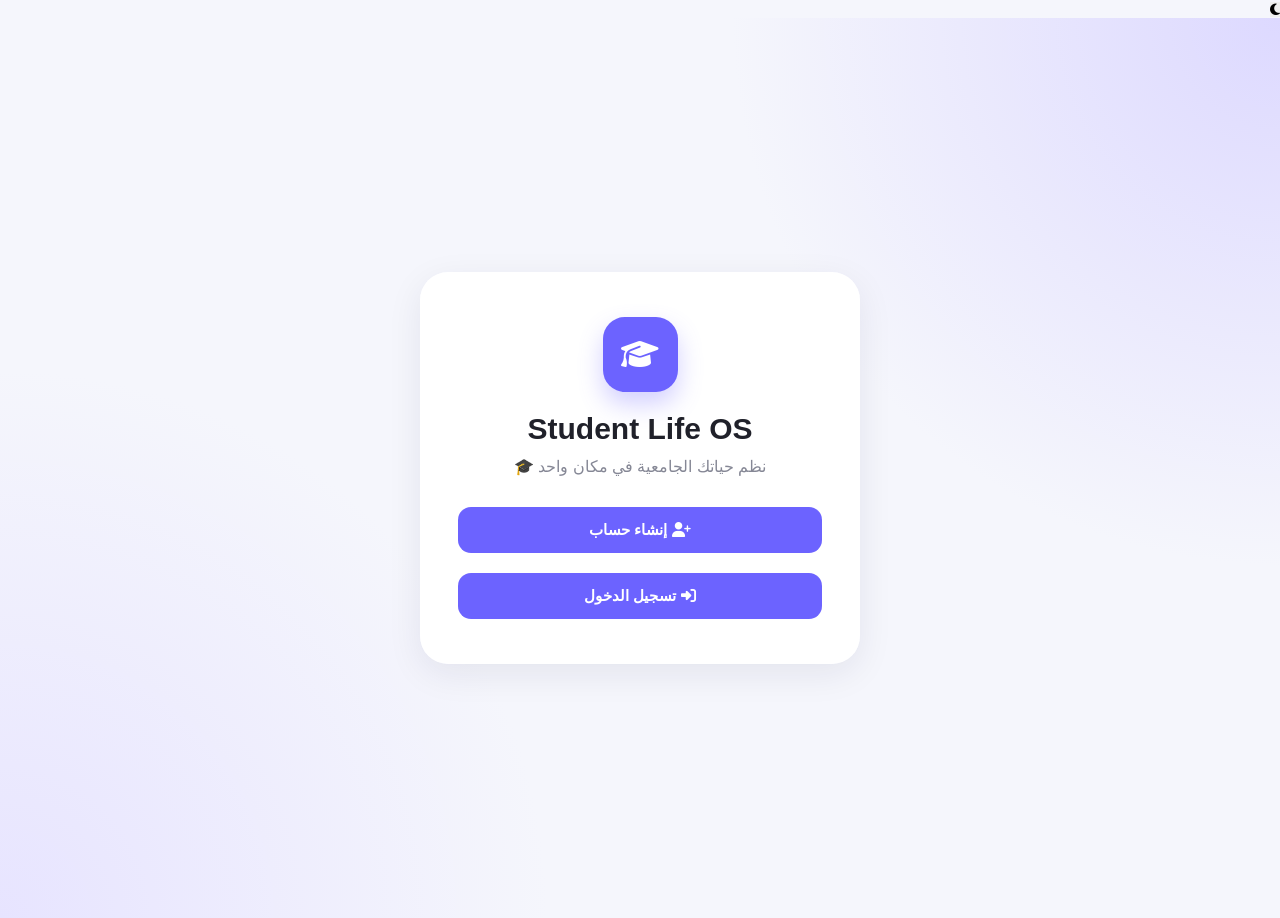
<file: index.html>
<!DOCTYPE html>
<html lang="en">
<head>
  <meta charset="UTF-8">
  <meta name="viewport" content="width=device-width, initial-scale=1.0">
  <meta http-equiv="refresh" content="0; url=open.html">
  <title>Student Life OS</title>
</head>
<body>
  <p>Redirecting to Student Life OS...</p>
  <script>
    window.location.replace("open.html");
  </script>
</body>
</html>
</file>
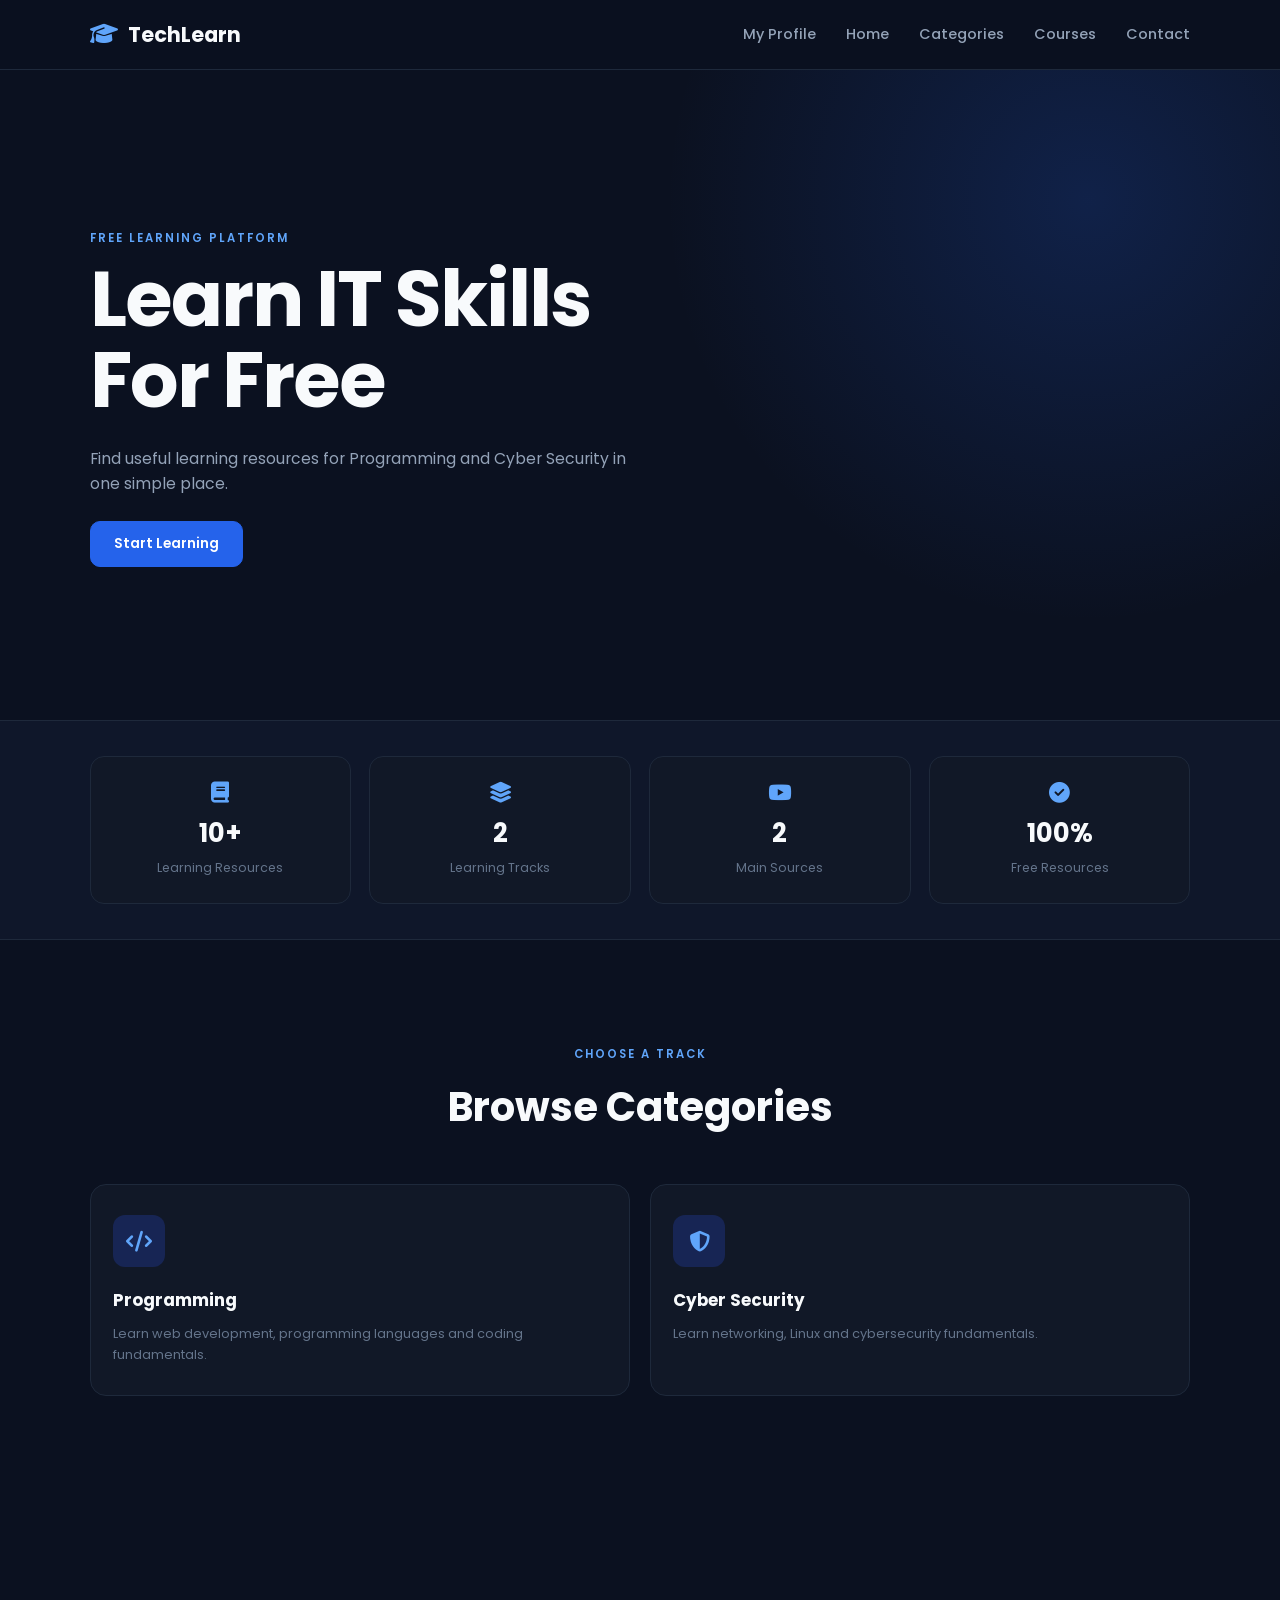
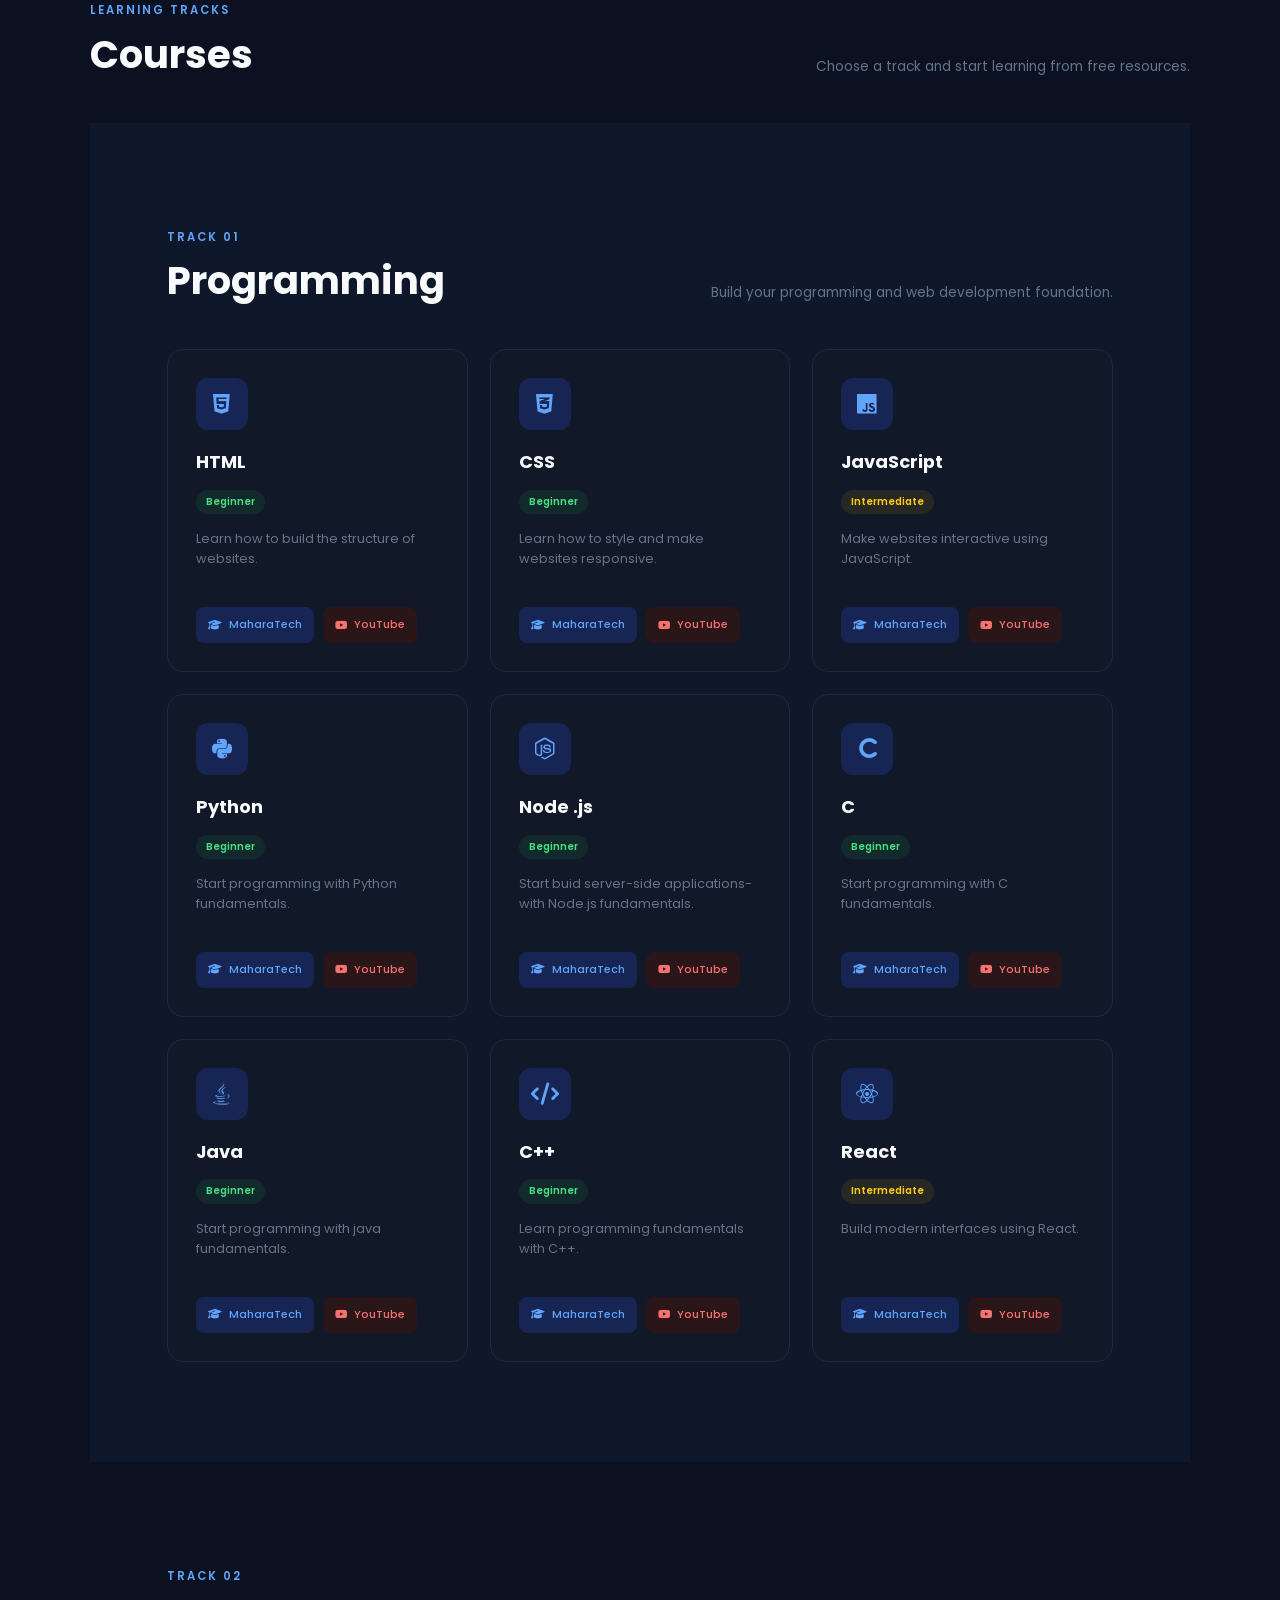
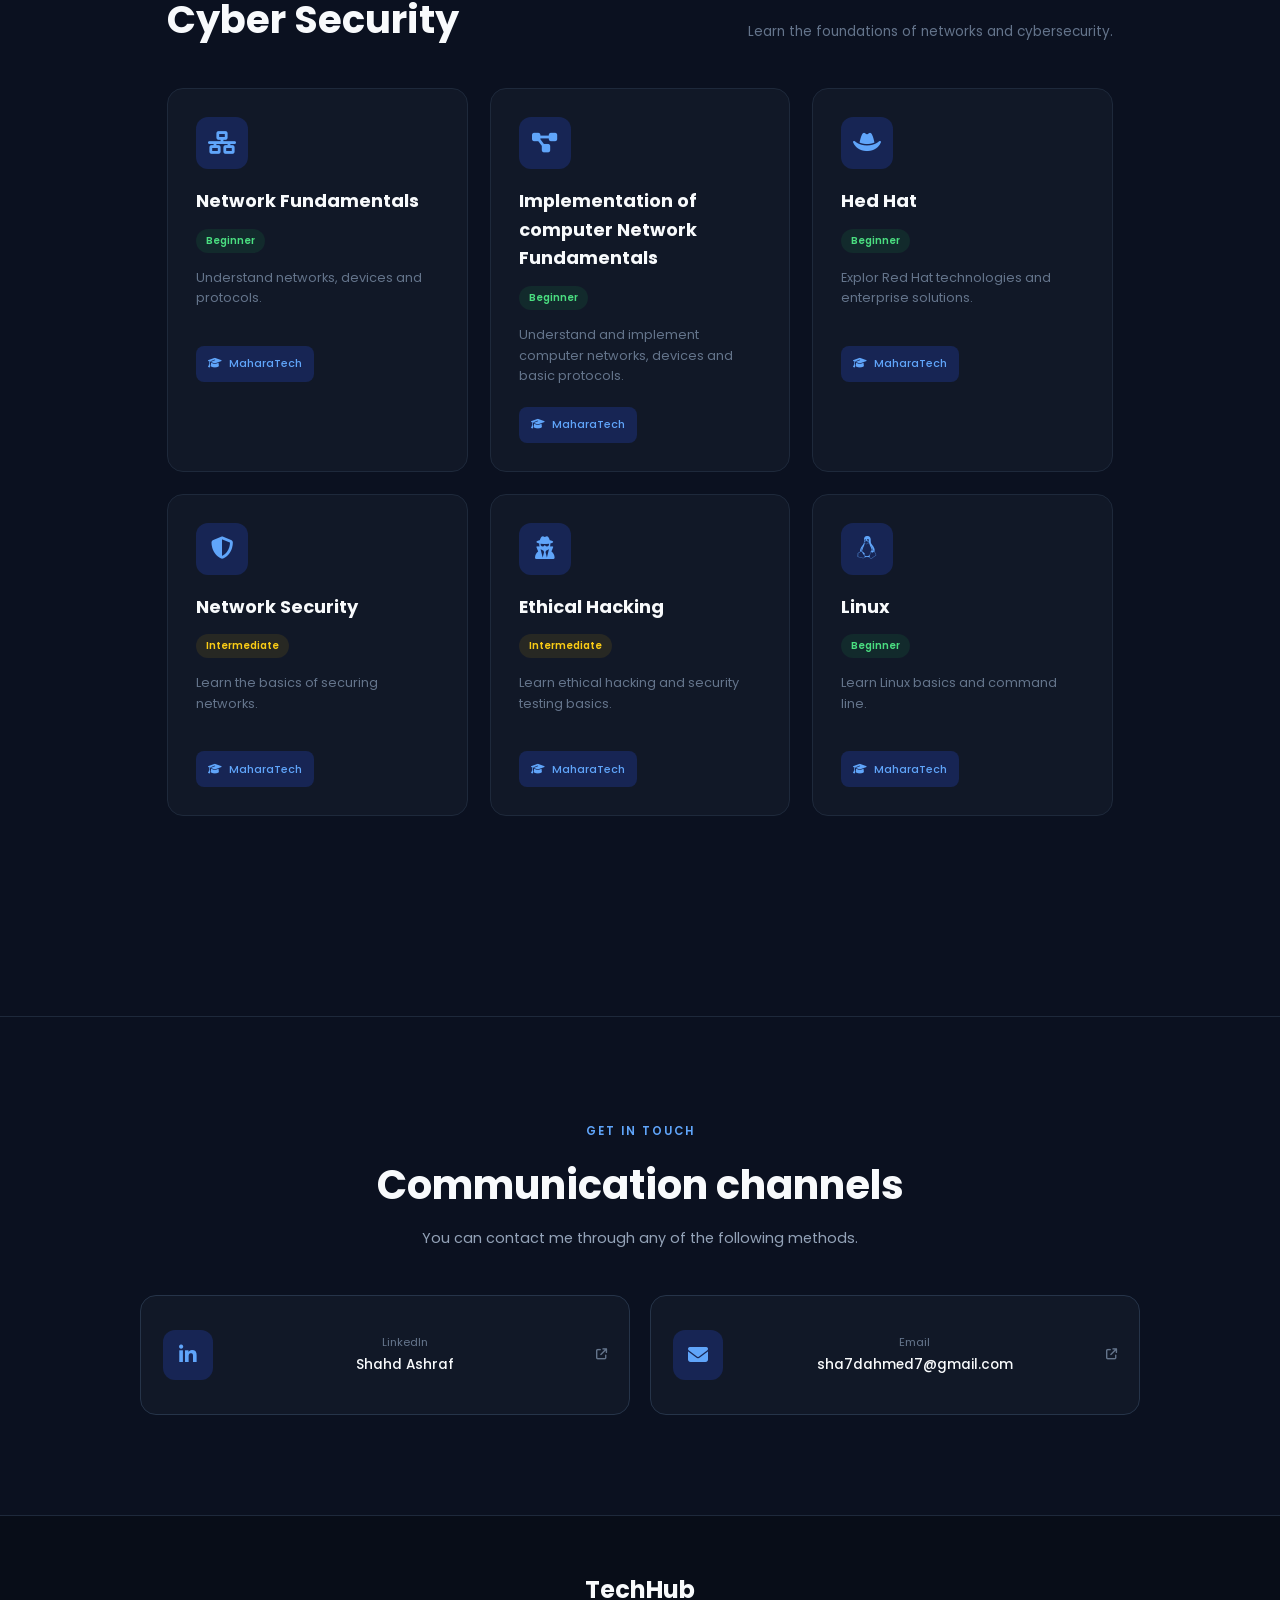
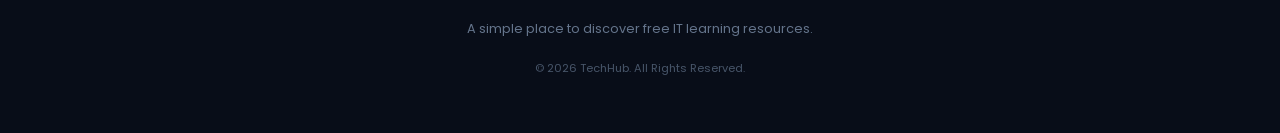
<file: index w.html>
<!DOCTYPE html>
<html lang="en">

<head>

    <meta charset="UTF-8">

    <meta name="viewport"
        content="width=device-width, initial-scale=1.0">

    <title>TechLearn | Free IT Courses</title>

    <meta name="description"
        content="A simple platform for discovering free IT learning resources.">

    <!-- Google Font -->
    <link rel="preconnect"
        href="https://fonts.googleapis.com">

    <link rel="preconnect"
        href="https://fonts.gstatic.com"
        crossorigin>

    <link
        href="https://fonts.googleapis.com/css2?family=Poppins:wght@300;400;500;600;700&display=swap"
        rel="stylesheet">

    <!-- Font Awesome -->
    <link
        rel="stylesheet"
        href="https://cdnjs.cloudflare.com/ajax/libs/font-awesome/6.7.1/css/all.min.css">

    <!-- CSS -->
    <link rel="stylesheet"
        href="index w.css">

</head>


<body>


<!-- =====================================================
     HEADER
===================================================== -->

<header>

    <a href="#home" class="logo">

        <i class="fa-solid fa-graduation-cap"></i>

        <span>TechLearn</span>

    </a>


    <nav>
         <a href="profile.html" class="active">
           My Profile
        </a>

        <a href="#home">
            Home
        </a>

        <a href="#categories">
            Categories
        </a>

        <a href="#courses">
            Courses
        </a>

        <a href="#contact">
            Contact
        </a>

    </nav>

</header>



<main>


<!-- =====================================================
     HERO
===================================================== -->

<section class="hero" id="home">


    <div class="hero-text">

        <span class="eyebrow">
            FREE LEARNING PLATFORM
        </span>


        <h1>

            Learn IT Skills
            <br>

            For Free

        </h1>


        <p>

            Find useful learning resources for
            Programming and Cyber Security
            in one simple place.

        </p>


        


        <div class="hero-buttons">

            <a
                href="#courses"
                class="btn">

                Start Learning

            </a>

        </div>

    </div>

</section>



<!-- =====================================================
     STATISTICS
===================================================== -->

<section class="statistics">


    <div class="stat-card">

        <i class="fa-solid fa-book"></i>

        <h2>
            10+
        </h2>

        <p>
            Learning Resources
        </p>

    </div>



    <div class="stat-card">

        <i class="fa-solid fa-layer-group"></i>

        <h2>
            2
        </h2>

        <p>
            Learning Tracks
        </p>

    </div>



    <div class="stat-card">

        <i class="fa-brands fa-youtube"></i>

        <h2>
            2
        </h2>

        <p>
            Main Sources
        </p>

    </div>



    <div class="stat-card">

        <i class="fa-solid fa-circle-check"></i>

        <h2>
            100%
        </h2>

        <p>
            Free Resources
        </p>

    </div>


</section>



<!-- =====================================================
     CATEGORIES
===================================================== -->

<section
    class="categories"
    id="categories">


    <span class="eyebrow">
        CHOOSE A TRACK
    </span>


    <h2>
        Browse Categories
    </h2>



    <div class="category-container">


        <a
            href="#programming"
            class="category-card">

            <i class="fa-solid fa-code"></i>

            <h3>
                Programming
            </h3>

            <p>
                Learn web development,
                programming languages
                and coding fundamentals.
            </p>

        </a>



        <a
            href="#cyber"
            class="category-card">

            <i class="fa-solid fa-shield-halved"></i>

            <h3>
                Cyber Security
            </h3>

            <p>
                Learn networking,
                Linux and cybersecurity
                fundamentals.
            </p>

        </a>
    </div>

</section>



<!-- =====================================================
     COURSES
===================================================== -->

<section
    class="track-section"
    id="courses">


    <div class="section-heading">

        <div>

            <span class="eyebrow">
                LEARNING TRACKS
            </span>

            <h2 class="section-title">
                Courses
            </h2>

        </div>


        <p class="section-description">

            Choose a track and start
            learning from free resources.

        </p>

    </div>



<!-- =====================================================
     PROGRAMMING
===================================================== -->

<section
    class="track-section"
    id="programming">


    <div class="section-heading">

        <div>

            <span class="eyebrow">
                TRACK 01
            </span>

            <h2 class="section-title">
                Programming
            </h2>

        </div>


        <p class="section-description">

            Build your programming
            and web development foundation.

        </p>

    </div>



    <div class="courses-grid">


        <!-- HTML -->

        <article
            class="course-card"
            data-course="HTML"
            data-level="beginner">


            <div class="course-icon">

                <i class="fab fa-html5"></i>

            </div>


            <h3>
                HTML
            </h3>


            <span class="level beginner">
                Beginner
            </span>


            <p>
                Learn how to build
                the structure of websites.
            </p>


            <div class="course-links">

                <!-- PUT HTML MAHARATECH LINK HERE -->

                <a
                    href="https://maharatech.gov.eg/course/view.php?id=36"
                    target="_blank"
                    class="course-link mahara">

                    <i class="fa-solid fa-graduation-cap"></i>

                    MaharaTech

            </a>

                <!-- PUT HTML YOUTUBE LINK HERE -->

                <a
                    href="https://www.youtube.com/watch?v=Dv39fDYei9A&list=PLknwEmKsW8OtLRQPTLms79499meY2D6ij"
                    target="_blank"
                    class="course-link youtube">

                    <i class="fa-brands fa-youtube"></i>

                    YouTube

                </a>

            </div>

        </article>



        <!-- CSS -->

        <article
            class="course-card"
            data-course="CSS"
            data-level="beginner">


            <div class="course-icon">

                <i class="fab fa-css3-alt"></i>

            </div>


            <h3>
                CSS
            </h3>


            <span class="level beginner">
                Beginner
            </span>


            <p>
                Learn how to style
                and make websites responsive.
            </p>


            <div class="course-links">

                <a
                    href="https://maharatech.gov.eg/course/view.php?id=36"
                    target="_blank"
                    class="course-link mahara">

                    <i class="fa-solid fa-graduation-cap"></i>

                    MaharaTech

                </a>


                <a
                    href="https://www.youtube.com/watch?v=_QO55W7KPmI&list=PLknwEmKsW8Os7rKViMCL8x6irVJT7McSS"
                    target="_blank"
                    class="course-link youtube">

                    <i class="fa-brands fa-youtube"></i>

                    YouTube

                </a>

            </div>

        </article>



        <!-- JAVASCRIPT -->

        <article
            class="course-card"
            data-course="JavaScript"
            data-level="intermediate">


            <div class="course-icon">

                <i class="fab fa-js"></i>

            </div>


            <h3>
                JavaScript
            </h3>


            <span class="level intermediate">
                Intermediate
            </span>


            <p>
                Make websites interactive
                using JavaScript.
            </p>


            <div class="course-links">

                <a
                    href="https://maharatech.gov.eg/course/view.php?id=741"
                    target="_blank"
                    class="course-link mahara">

                    <i class="fa-solid fa-graduation-cap"></i>

                    MaharaTech

                </a>


                <a
                    href="https://www.youtube.com/watch?v=PWuTLTFMtYw&list=PLknwEmKsW8OuTqUDaFRBiAViDZ5uI3VcE"
                    target="_blank"
                    class="course-link youtube">

                    <i class="fa-brands fa-youtube"></i>

                    YouTube

                </a>

            </div>

        </article>



        <!-- PYTHON -->

        <article
            class="course-card"
            data-course="Python"
            data-level="beginner">


            <div class="course-icon">

                <i class="fab fa-python"></i>

            </div>


            <h3>
                Python
            </h3>


            <span class="level beginner">
                Beginner
            </span>


            <p>
                Start programming with
                Python fundamentals.
            </p>


            <div class="course-links">

                <a
                    href="https://maharatech.gov.eg/course/view.php?id=43"
                    target="_blank"
                    class="course-link mahara">

                    <i class="fa-solid fa-graduation-cap"></i>

                    MaharaTech

                </a>


                <a
                    href="https://www.youtube.com/watch?v=Lm6irXWjWIo&list=PLknwEmKsW8OsG8dnisr_-2WGyx7lpgGEE&pp=0gcJCfoCOCosWNin"
                    target="_blank"
                    class="course-link youtube">

                    <i class="fa-brands fa-youtube"></i>

                    YouTube

                </a>

            </div>

        </article>


         <!-- NODE.JS -->

        <article
            class="course-card"
            data-course="NODE"
            data-level="beginner">


            <div class="course-icon">

                <i class="fab fa-brands fa-node-js"></i>

            </div>


            <h3>
                Node .js
            </h3>


            <span class="level beginner">
                Beginner
            </span>


            <p>
                Start buid server-side applications- with
                Node.js fundamentals.
            </p>


            <div class="course-links">

                <a
                    href="https://maharatech.gov.eg/course/view.php?id=1438"
                    target="_blank"
                    class="course-link mahara">

                    <i class="fa-solid fa-graduation-cap"></i>

                    MaharaTech

                </a>


                <a
                    href="https://www.youtube.com/watch?v=Bzzp0q0T5oM&list=PLQtNtS-WfRa8OF9juY3k6WUWayMfDKHK2"
                    target="_blank"
                    class="course-link youtube">

                    <i class="fa-brands fa-youtube"></i>

                    YouTube

                </a>

            </div>

        </article>




         <!-- C -->

        <article
            class="course-card"
            data-course="C"
            data-level="beginner">


            <div class="course-icon">

                <i class="fab fa-solid fa-c"></i>

            </div>


            <h3>
                C
            </h3>


            <span class="level beginner">
                Beginner
            </span>


            <p>
                Start programming with
                C fundamentals.
            </p>


            <div class="course-links">

                <a
                    href="https://maharatech.gov.eg/course/view.php?id=2247"
                    target="_blank"
                    class="course-link mahara">

                    <i class="fa-solid fa-graduation-cap"></i>

                    MaharaTech

                </a>


                <a
                    href="https://www.youtube.com/watch?v=pnaFW8WY-Qc&list=PLxbVBWjVdAEieEfGae9hqwT9TQ90yvehy"
                    target="_blank"
                    class="course-link youtube">

                    <i class="fa-brands fa-youtube"></i>

                    YouTube

                </a>

            </div>

        </article>




         <!-- JAVA -->

        <article
            class="course-card"
            data-course="java"
            data-level="beginner">


            <div class="course-icon">

                <i class="fab fa-java"></i>

            </div>


            <h3>
                Java
            </h3>


            <span class="level beginner">
                Beginner
            </span>


            <p>
                Start programming with
                java fundamentals.
            </p>


            <div class="course-links">

                <a
                    href="https://maharatech.gov.eg/course/view.php?id=2052"
                    target="_blank"
                    class="course-link mahara">

                    <i class="fa-solid fa-graduation-cap"></i>

                    MaharaTech

                </a>


                <a
                    href="https://www.youtube.com/watch?v=FbviMTJ_vP8&list=PL1DUmTEdeA6K7rdxKiWJq6JIxTvHalY8f"
                    target="_blank"
                    class="course-link youtube">

                    <i class="fa-brands fa-youtube"></i>

                    YouTube

                </a>

            </div>

        </article>




        <!-- C++ -->

        <article
            class="course-card"
            data-course="C++"
            data-level="beginner">


            <div class="course-icon">

                <i class="fa-solid fa-code"></i>

            </div>


            <h3>
                C++
            </h3>


            <span class="level beginner">
                Beginner
            </span>


            <p>
                Learn programming
                fundamentals with C++.
            </p>


            <div class="course-links">

                <a
                    href="https://maharatech.gov.eg/course/view.php?id=2206"
                    target="_blank"
                    class="course-link mahara">

                    <i class="fa-solid fa-graduation-cap"></i>

                    MaharaTech

                </a>


                <a
                    href="https://www.youtube.com/watch?v=XDuWyYxksXU&list=PLDoPjvoNmBAwy-rS6WKudwVeb_x63EzgS"
                    target="_blank"
                    class="course-link youtube">

                    <i class="fa-brands fa-youtube"></i>

                    YouTube

                </a>

            </div>

        </article>



        <!-- REACT -->

        <article
            class="course-card"
            data-course="React"
            data-level="intermediate">


            <div class="course-icon">

                <i class="fab fa-react"></i>

            </div>


            <h3>
                React
            </h3>


            <span class="level intermediate">
                Intermediate
            </span>


            <p>
                Build modern interfaces
                using React.
            </p>


            <div class="course-links">

                <a
                    href="https://maharatech.gov.eg/enrol/index.php?id=790"
                    target="_blank"
                    class="course-link mahara">

                    <i class="fa-solid fa-graduation-cap"></i>

                    MaharaTech

                </a>


                <a
                    href="https://www.youtube.com/watch?v=LgB3j2y1b-4&list=PLtFbQRDJ11kEjXWZmwkOV-vfXmrEEsuEW"
                    target="_blank"
                    class="course-link youtube">

                    <i class="fa-brands fa-youtube"></i>

                    YouTube

                </a>

            </div>

        </article>


    </div>

</section>



<!-- =====================================================
     CYBER SECURITY
===================================================== -->

<section
    class="track-section"
    id="cyber">


    <div class="section-heading">

        <div>

            <span class="eyebrow">
                TRACK 02
            </span>

            <h2 class="section-title">
                Cyber Security
            </h2>

        </div>

        <p class="section-description">
            Learn the foundations of
            networks and cybersecurity.
        </p>

    </div>



    <div class="courses-grid">


        <!-- NETWORK -->

        <article
            class="course-card"
            data-course="Network Fundamentals"
            data-level="beginner">


            <div class="course-icon">

                <i class="fa-solid fa-network-wired"></i>

            </div>


            <h3>
                Network Fundamentals
            </h3>


            <span class="level beginner">
                Beginner
            </span>


            <p>
                Understand networks,
                devices and protocols.
            </p>


            <div class="course-links">

                <a
                    href="https://maharatech.gov.eg/course/view.php?id=22"
                    target="_blank"
                    class="course-link mahara">

                    <i class="fa-solid fa-graduation-cap"></i>

                    MaharaTech

                </a>

            </div>

        </article>



        <!-- Implementation of computer Network Fundamentals -->

        <article
            class="course-card"
            data-course="Implementation of computer Network Fundamentals"
            data-level="beginner">


            <div class="course-icon">

                <i class="fa-solid fa-diagram-project"></i>

            </div>


            <h3>
               Implementation of computer Network Fundamentals
            </h3>


            <span class="level beginner">
                Beginner
            </span>


            <p>
                Understand and implement computer networks,
                devices and  basic protocols.
            </p>


            <div class="course-links">

                <a
                    href="https://maharatech.gov.eg/course/view.php?id=2115"
                    target="_blank"
                    class="course-link mahara">

                    <i class="fa-solid fa-graduation-cap"></i>

                    MaharaTech

                </a>

            </div>

        </article>





        <!-- Hed Hat  -->

        <article
            class="course-card"
            data-course="Hed Hat 1"
            data-level="beginner">


            <div class="course-icon">

                <i class="fa-solid fa-hat-cowboy"></i>

            </div>


            <h3>
             Hed Hat 
            </h3>


            <span class="level beginner">
                Beginner
            </span>


            <p>
                Explor Red Hat technologies
                and enterprise solutions.
            </p>


            <div class="course-links">

                <a
                    href="https://maharatech.gov.eg/course/view.php?id=2115"
                    target="_blank"
                    class="course-link mahara">

                    <i class="fa-solid fa-graduation-cap"></i>

                    MaharaTech

                </a>

            </div>

        </article>



        <!-- NETWORK SECURITY -->

        <article
            class="course-card"
            data-course="Network Security"
            data-level="intermediate">


            <div class="course-icon">

                <i class="fa-solid fa-shield-halved"></i>

            </div>


            <h3>
                Network Security
            </h3>


            <span class="level intermediate">
                Intermediate
            </span>


            <p>
                Learn the basics of
                securing networks.
            </p>


            <div class="course-links">

                <a
                    href="https://maharatech.gov.eg/course/view.php?id=37"
                    target="_blank"
                    class="course-link mahara">

                    <i class="fa-solid fa-graduation-cap"></i>

                    MaharaTech

                </a>

            </div>

        </article>



        <!-- ETHICAL HACKING -->

        <article
            class="course-card"
            data-course="Ethical Hacking"
            data-level="intermediate">


            <div class="course-icon">

                <i class="fa-solid fa-user-secret"></i>

            </div>


            <h3>
                Ethical Hacking
            </h3>


            <span class="level intermediate">
                Intermediate
            </span>


            <p>
                Learn ethical hacking
                and security testing basics.
            </p>


            <div class="course-links">

                <a
                    href="https://maharatech.gov.eg/course/view.php?id=870"
                    target="_blank"
                    class="course-link mahara">

                    <i class="fa-solid fa-graduation-cap"></i>

                    MaharaTech

                </a>

            </div>

        </article>



        <!-- LINUX -->

        <article
            class="course-card"
            data-course="Linux"
            data-level="beginner">


            <div class="course-icon">

                <i class="fa-brands fa-linux"></i>

            </div>


            <h3>
                Linux
            </h3>


            <span class="level beginner">
                Beginner
            </span>


            <p>
                Learn Linux basics
                and command line.
            </p>


            <div class="course-links">

                <a
                    href="https://maharatech.gov.eg/course/index.php?categoryid=303"
                    target="_blank"
                    class="course-link mahara">

                    <i class="fa-solid fa-graduation-cap"></i>

                    MaharaTech

                </a>

            </div>

        </article>


    </div>

</section>

    </div>

</section>

    </div>

</section>



<!-- =====================================================
     CONTACT
===================================================== -->

<section
    class="contact"
    id="contact">


    <span class="eyebrow">
        GET IN TOUCH
    </span>


    <h2>
        Communication channels
    </h2>


    <p>
        You can contact me through any of the following methods.

    </p>



    <div class="contact-cards">


        <!-- LINKEDIN -->

        <a
            href="https://www.linkedin.com/in/shahd-ashraf-791678386?utm_source=share&utm_campaign=share_via&utm_content=profile&utm_medium=android_app"
            target="_blank"
            rel="noopener noreferrer"
            class="contact-card">


            <div class="contact-icon">

                <i class="fab fa-linkedin-in"></i>

            </div>


            <div>

                <span>
                    LinkedIn
                </span>

                <h3>
                    Shahd Ashraf
                </h3>

            </div>


            <i class="fa-solid fa-arrow-up-right-from-square contact-arrow"></i>


        </a>



        <!-- EMAIL -->

       <a
    href="https://mail.google.com/mail/?view=cm&fs=1&to=shahd@gmail.com"
    target="_blank"
    class="contact-card">


            <div class="contact-icon">

                <i class="fa-solid fa-envelope"></i>

            </div>


            <div>

                <span>
                    Email
                </span>

                <h3>
                    sha7dahmed7@gmail.com
                </h3>

            </div>


            <i class="fa-solid fa-arrow-up-right-from-square contact-arrow"></i>


        </a>

    </div>

</section>


</main>



<!-- =====================================================
     FOOTER
===================================================== -->

<footer>


    <div class="footer-content">

        <h2>
            TechHub
        </h2>


        <p>
            A simple place to discover
            free IT learning resources.
        </p>


        <p class="copyright">

            © 2026 TechHub.
            All Rights Reserved.

        </p>

    </div>


</footer>



<!-- =====================================================
     JS
===================================================== -->

<script src="index w.js"></script>


</body>

</html>
</file>
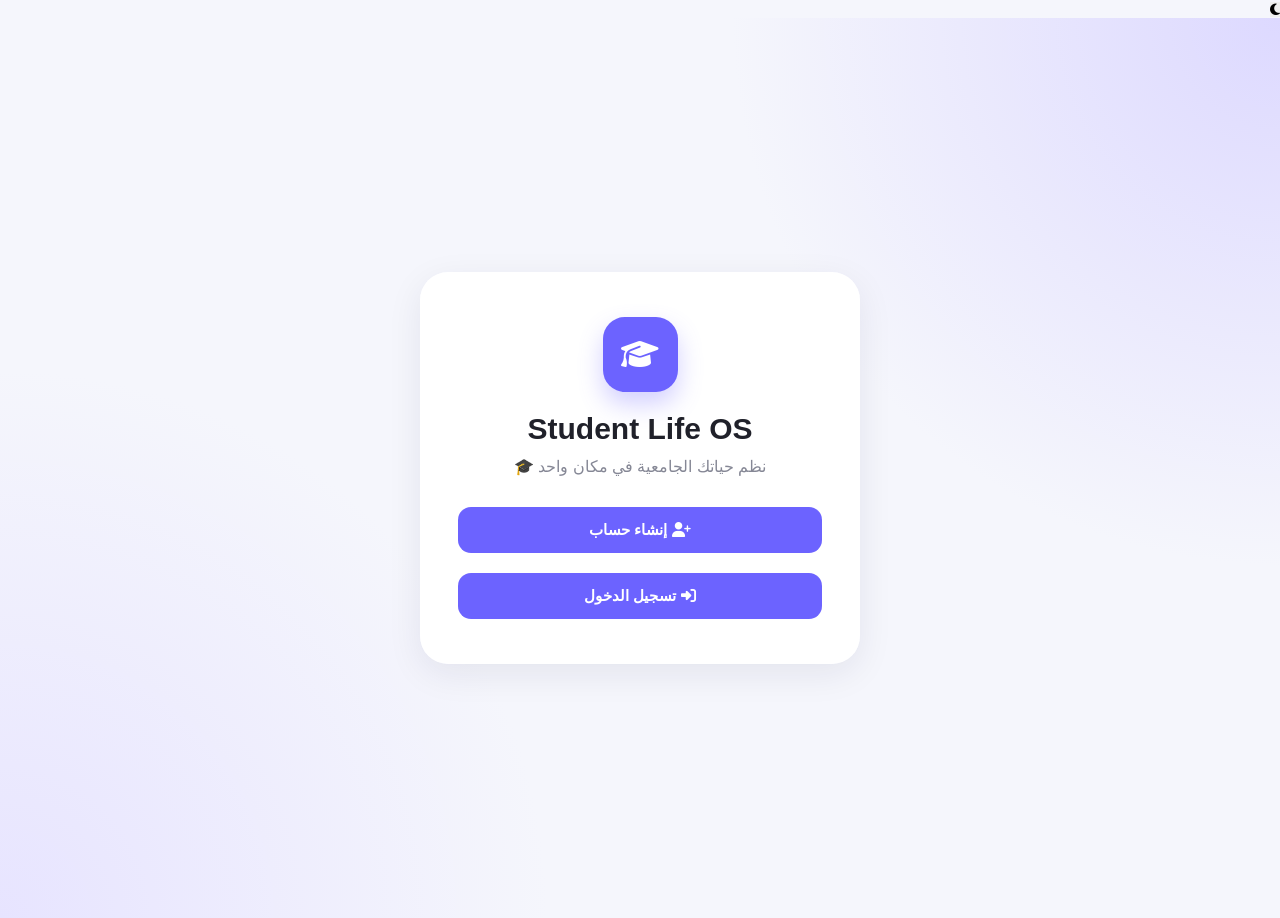
<file: open.html>
<!DOCTYPE html>
<html lang="ar" dir="rtl">

<head>
    <meta charset="UTF-8">
    <meta name="viewport" content="width=device-width, initial-scale=1.0">

    <title>Student Life OS</title>

    <link rel="stylesheet" href="student.css">
    <link rel="stylesheet"
        href="https://cdnjs.cloudflare.com/ajax/libs/font-awesome/6.5.2/css/all.min.css">
</head>

<body class="open-page">

    <button id="theme-toggle" class="theme-toggle"
        type="button" aria-label="تفعيل الوضع الليلي">
        <i class="fa-solid fa-moon"></i>
    </button>

    <section class="login-page">

        <div class="login-box">

            <div class="logo">
                <i class="fa-solid fa-graduation-cap"></i>
            </div>

            <h1>Student Life OS</h1>

            <p>نظم حياتك الجامعية في مكان واحد 🎓</p>

            <div class="choice-buttons">

                <a href="signup.html" class="main-btn choice-btn">
                    <i class="fa-solid fa-user-plus"></i>
                    إنشاء حساب
                </a>

                <a href="student.html" class="main-btn choice-btn">
                    <i class="fa-solid fa-right-to-bracket"></i>
                    تسجيل الدخول
                </a>

            </div>

        </div>

    </section>

    <script>
        const toggle = document.getElementById("theme-toggle");
        const icon = toggle.querySelector("i");

        function applyTheme(theme) {
            document.body.classList.toggle("dark", theme === "dark");

            icon.className = theme === "dark"
                ? "fa-solid fa-sun"
                : "fa-solid fa-moon";

            toggle.setAttribute(
                "aria-label",
                theme === "dark"
                    ? "تفعيل الوضع الفاتح"
                    : "تفعيل الوضع الليلي"
            );
        }

        applyTheme(localStorage.getItem("theme") || "light");

        toggle.addEventListener("click", () => {
            const isDark = document.body.classList.contains("dark");
            const newTheme = isDark ? "light" : "dark";

            localStorage.setItem("theme", newTheme);
            applyTheme(newTheme);
        });
    </script>

</body>
</html>
</file>
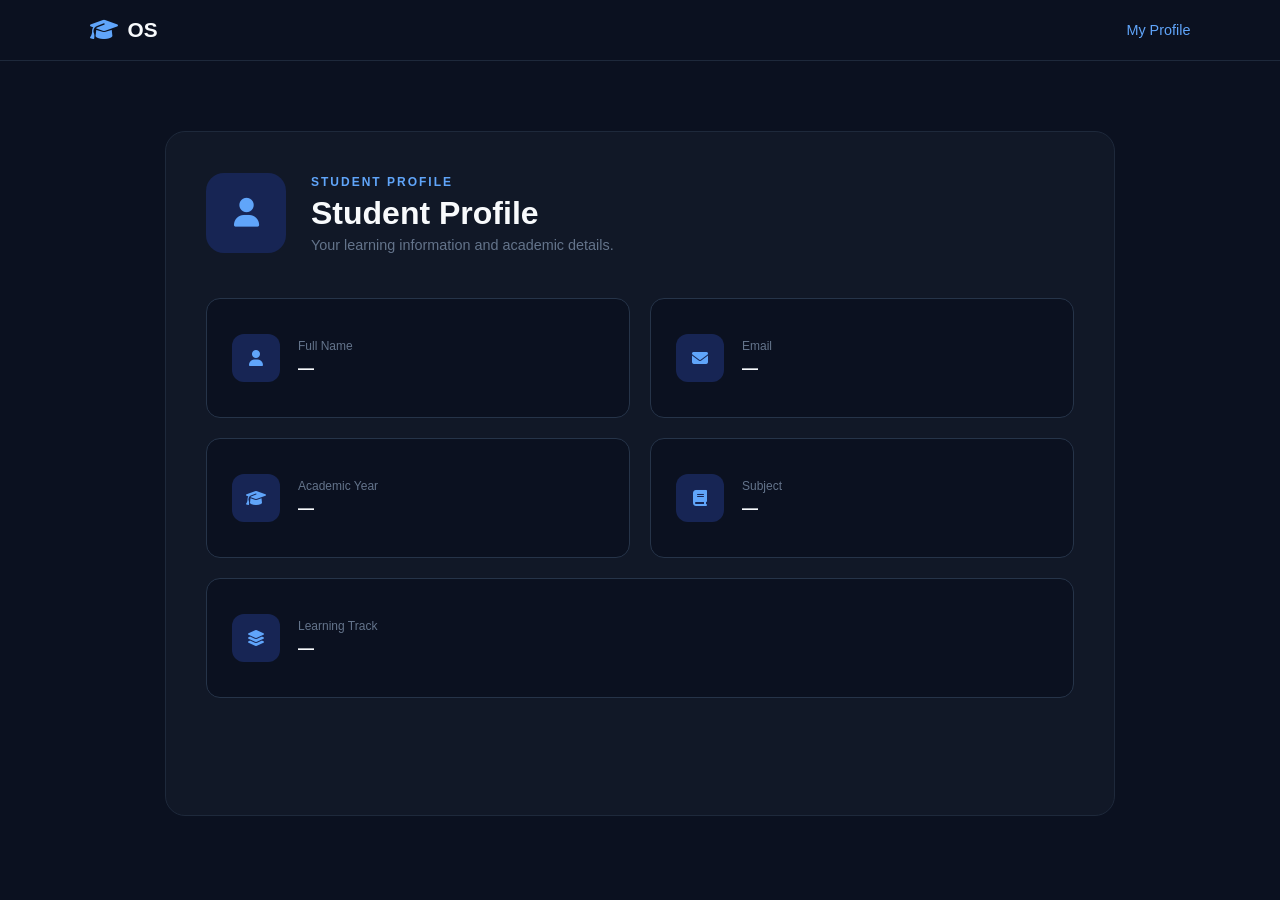
<file: profile.html>
<!DOCTYPE html>
<html lang="en">

<head>
    <meta charset="UTF-8">
    <meta name="viewport" content="width=device-width, initial-scale=1.0">

    <title>Student Profile | OS</title>

    <!-- Font Awesome -->
    <link rel="stylesheet"
        href="https://cdnjs.cloudflare.com/ajax/libs/font-awesome/6.5.2/css/all.min.css">

    <link rel="stylesheet" href="profile.css">
</head>

<body>

    <!-- Header -->
    <header>

        <a href="index.html" class="logo">
            <i class="fa-solid fa-graduation-cap"></i>
           OS
        </a>

        <nav>
           <a href="profile.html" class="active"> My Profile</a>
        </nav>

    </header>


    <!-- Profile -->
    <main class="profile-section">

        <div class="profile-container">

            <!-- Profile Header -->
            <div class="profile-header">

                <div class="profile-icon">
                    <i class="fa-solid fa-user"></i>
                </div>

                <div>
                    <span>STUDENT PROFILE</span>

                    <h1 id="studentName">
                        Student Profile
                    </h1>

                    <p>
                        Your learning information and academic details.
                    </p>
                </div>

            </div>


            <!-- Student Information -->
            <div class="profile-info">

                <!-- Name -->
                <div class="info-card">
                    <div class="info-icon">
                        <i class="fa-solid fa-user"></i>
                    </div>

                    <div>
                        <span>Full Name</span>
                        <h3 id="name">—</h3>
                    </div>
                </div>


                <!-- Email -->
                <div class="info-card">
                    <div class="info-icon">
                        <i class="fa-solid fa-envelope"></i>
                    </div>

                    <div>
                        <span>Email</span>
                        <h3 id="email">—</h3>
                    </div>
                </div>


                <!-- Academic Year -->
                <div class="info-card">
                    <div class="info-icon">
                        <i class="fa-solid fa-graduation-cap"></i>
                    </div>

                    <div>
                        <span>Academic Year</span>
                        <h3 id="year">—</h3>
                    </div>
                </div>


                <!-- Subject -->
                <div class="info-card">
                    <div class="info-icon">
                        <i class="fa-solid fa-book"></i>
                    </div>

                    <div>
                        <span>Subject</span>
                        <h3 id="subject">—</h3>
                    </div>
                </div>


                <!-- Track -->
                <div class="info-card full-card">
                    <div class="info-icon">
                        <i class="fa-solid fa-layer-group"></i>
                    </div>

                    <div>
                        <span>Learning Track</span>
                        <h3 id="track">—</h3>
                    </div>
                </div>

            </div>

        </div>

    </main>


    <script src="profile.js"></script>

</body>

</html>
</file>
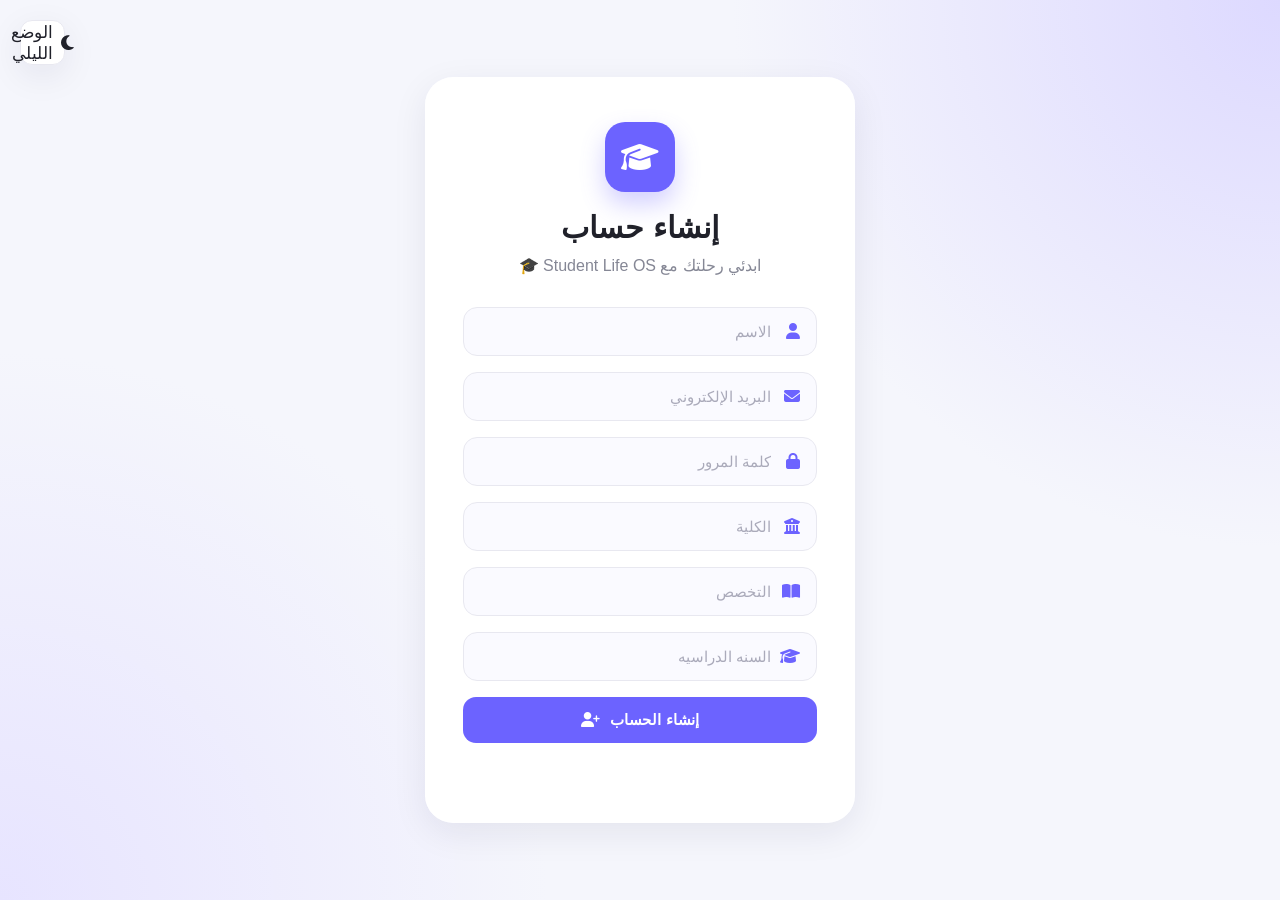
<file: signup.html>
<!DOCTYPE html>
<html lang="ar" dir="rtl">

<head>
    <meta charset="UTF-8">
    <meta name="viewport" content="width=device-width, initial-scale=1.0">
    <title>إنشاء حساب - Student Life OS</title>
    <link rel="stylesheet" href="student.css">
    <link rel="stylesheet" href="https://cdnjs.cloudflare.com/ajax/libs/font-awesome/6.5.2/css/all.min.css">
</head>

<body>

    <button id="darkModeBtn" class="auth-theme-btn" style="position: fixed; top: 20px; left: 20px; display: flex; align-items: center; gap: 8px; padding: 10px 16px; border-radius: 12px; cursor: pointer; z-index: 1000;">
        <i class="fa-solid fa-moon"></i>
        <span>الوضع الليلي</span>
    </button>

<section class="signup-page">

    <div class="signup-box">

        <div class="logo">
            <i class="fa-solid fa-graduation-cap"></i>
        </div>

        <h1>إنشاء حساب</h1>

        <p>ابدئي رحلتك مع Student Life OS 🎓</p>

        <form id="signupForm">

            <div class="input-box">
                <i class="fa-solid fa-user"></i>
                <input type="text" id="name" placeholder="الاسم" required>
            </div>

            <div class="input-box">
                <i class="fa-solid fa-envelope"></i>
                <input type="email" id="email" placeholder="البريد الإلكتروني" required>
            </div>

            <div class="input-box">
                <i class="fa-solid fa-lock"></i>
                <input type="password" id="password" placeholder="كلمة المرور" required>
            </div>

            <div class="input-box">
                <i class="fa-solid fa-building-columns"></i>
                <input type="text" id="college" placeholder="الكلية" required>
            </div>

            <div class="input-box">
                <i class="fa-solid fa-book-open"></i>
                <input type="text" id="major" placeholder="التخصص" required>
            </div>

            <div class="input-box">
                <i class="fa-solid fa-graduation-cap"></i>
                <input type="text" id="study_year" placeholder="السنه الدراسيه" required>
            </div>

            <button type="submit" class="main-btn">
                إنشاء الحساب
                <i class="fa-solid fa-user-plus"></i>
            </button>

            <p id="message" class="login-message"></p>

        </form>

    </div>

</section>

<script>
    const darkModeBtn = document.getElementById("darkModeBtn");

    if (localStorage.getItem("theme") === "dark") {
        document.body.classList.add("dark");
    }

    darkModeBtn.addEventListener("click", () => {
        document.body.classList.toggle("dark");
        if (document.body.classList.contains("dark")) {
            localStorage.setItem("theme", "dark");
        } else {
            localStorage.setItem("theme", "light");
        }
    });

    const form = document.getElementById("signupForm");
    const message = document.getElementById("message");

    form.addEventListener("submit", async function(event) {
        event.preventDefault();

        const name = document.getElementById("name").value.trim();
        const email = document.getElementById("email").value.trim();
        const password = document.getElementById("password").value;
        const college = document.getElementById("college").value.trim();
        const major = document.getElementById("major").value.trim();
        const study_year = document.getElementById("study_year").value.trim();

        try {
            const response = await fetch("http://localhost:3000/signup", {
                method: "POST",
                headers: {
                    "Content-Type": "application/json"
                },
                body: JSON.stringify({
                    name: name,
                    email: email,
                    password: password,
                    college: college,
                    major: major,
                    study_year: study_year
                })
            });

            const data = await response.json();

            if (response.ok) {
                message.textContent = "تم إنشاء الحساب بنجاح 🎉";
                message.style.color = "#35b779";
                form.reset();
            } else {
                message.textContent = data.error || "حدث خطأ ما";
                message.style.color = "#ef5350";
            }

        } catch (error) {
            message.textContent = "مش قادرين نتصل بالـ Server.";
            message.style.color = "#ef5350";
        }
    });
</script>

</body>
</html>
</file>
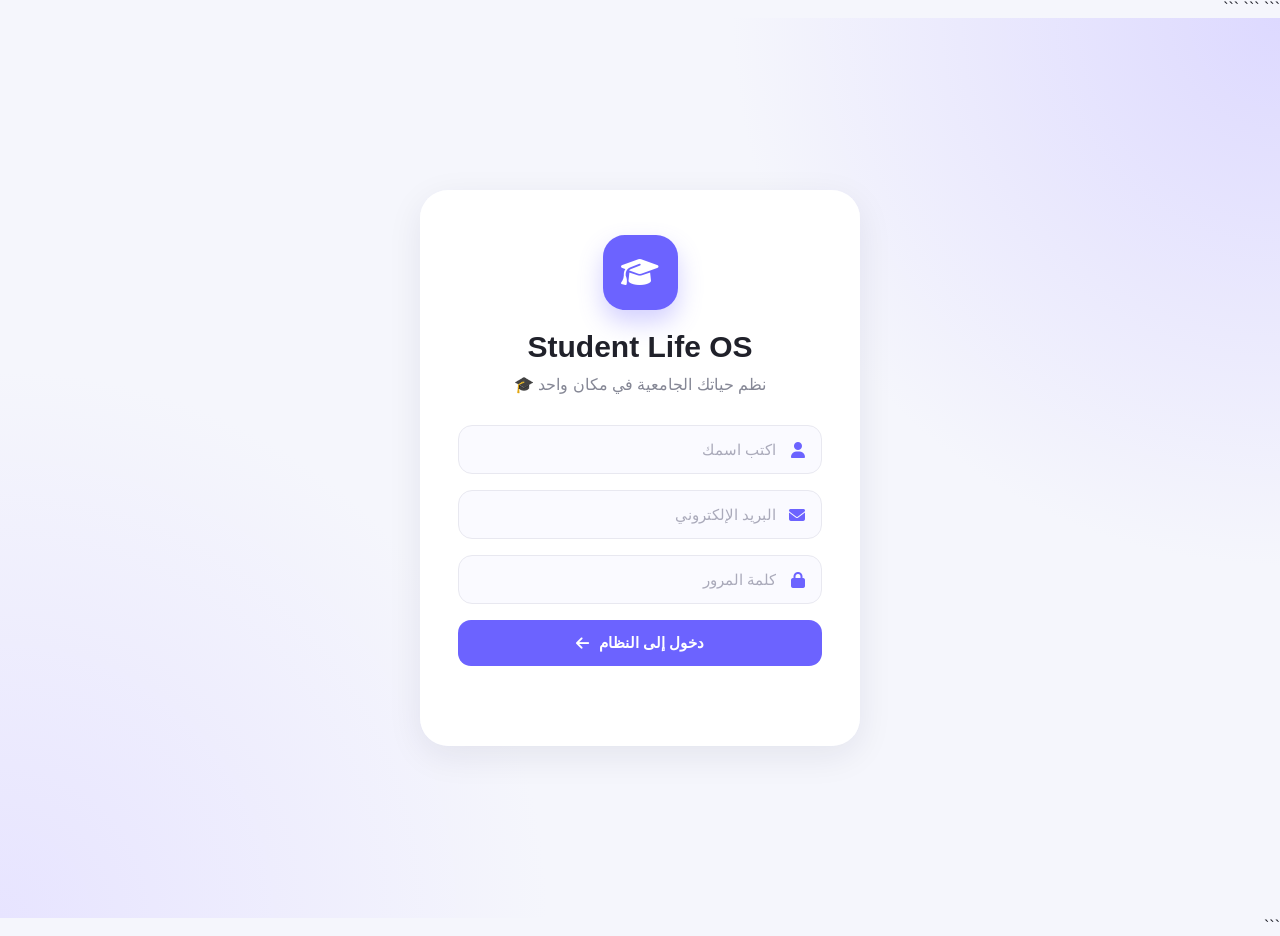
<file: student.html>
<!DOCTYPE html>

<html lang="ar" dir="rtl">

<head>
    <meta charset="UTF-8">
    <meta name="viewport" content="width=device-width, initial-scale=1.0">

```
<title>Student Life OS</title>

<link rel="stylesheet" href="student.css">

<link rel="stylesheet"
    href="https://cdnjs.cloudflare.com/ajax/libs/font-awesome/6.5.2/css/all.min.css">
```

</head>

<body>

```
<!-- ================= LOGIN ================= -->

<section class="login-page" id="loginPage">

    <div class="login-box">

        <div class="logo">
            <i class="fa-solid fa-graduation-cap"></i>
        </div>

        <h1>Student Life OS</h1>

        <p>نظم حياتك الجامعية في مكان واحد 🎓</p>

        <form id="loginForm">

            <div class="input-box">
                <i class="fa-solid fa-user"></i>

                <input
                    type="text"
                    id="studentName"
                    placeholder="اكتب اسمك"
                    required>
            </div>

            <div class="input-box">
                <i class="fa-solid fa-envelope"></i>

                <input
                    type="email"
                    id="studentEmail"
                    placeholder="البريد الإلكتروني"
                    required>
            </div>

            <div class="input-box">
                <i class="fa-solid fa-lock"></i>

                <input
                    type="password"
                    id="studentPassword"
                    placeholder="كلمة المرور"
                    required>
            </div>

            <button type="submit" class="main-btn">
                دخول إلى النظام
                <i class="fa-solid fa-arrow-left"></i>
            </button>

            <p id="loginMessage" class="login-message"></p>

        </form>

    </div>

</section>


<!-- ================= APP ================= -->

<section class="app" id="app">

    <!-- ================= SIDEBAR ================= -->

    <aside class="sidebar">

        <div class="app-logo">

            <div class="logo-icon">
                <i class="fa-solid fa-graduation-cap"></i>
            </div>

            <div>
                <h2>Student Life</h2>
                <span>OS</span>
            </div>

        </div>


        <nav>

            <button class="nav-btn active" data-section="dashboard">
                <i class="fa-solid fa-chart-pie"></i>
                الرئيسية
            </button>

            <button class="nav-btn" data-section="tasks">
                <i class="fa-solid fa-list-check"></i>
                المهام
            </button>

            <button class="nav-btn" data-section="subjects">
                <i class="fa-solid fa-book"></i>
                المواد
            </button>

            <button class="nav-btn" data-section="exams">
                <i class="fa-solid fa-calendar-days"></i>
                الامتحانات
            </button>

            <button class="nav-btn" data-section="gpa">
                <i class="fa-solid fa-calculator"></i>
                GPA Calculator
            </button>

            <button class="nav-btn" data-section="notes">
                <i class="fa-solid fa-note-sticky"></i>
                الملاحظات
            </button>

            <!-- COURSES -->
            <button class="nav-btn" data-section="courses">
                <i class="fa-solid fa-graduation-cap"></i>
                الكورسات
            </button>

        </nav>


        <div class="sidebar-bottom">

            <button id="darkModeBtn">
                <i class="fa-solid fa-moon"></i>
                الوضع الليلي
            </button>

            <button id="logoutBtn">
                <i class="fa-solid fa-right-from-bracket"></i>
                تسجيل الخروج
            </button>

        </div>

    </aside>


    <!-- ================= MAIN CONTENT ================= -->

    <main class="main-content">

        <!-- ================= TOP BAR ================= -->

        <header class="top-bar">

            <div>

                <span class="small-text">
                    أهلاً بيكي 👋
                </span>

                <h1 id="welcomeName">
                    الطالبة
                </h1>

            </div>


            <div class="top-actions">

                <button
                    class="notification-btn"
                    id="notificationBtn">

                    <i class="fa-regular fa-bell"></i>

                    <span class="notification-dot"></span>

                </button>


                <a
                    href="profile.html"
                    class="profile"
                    style="text-decoration:none; cursor:pointer;">

                    <div class="profile-image">
                        <i class="fa-solid fa-user"></i>
                    </div>

                    <div>

                        <strong id="profileName">
                            الطالبة
                        </strong>

                        <span>Student</span>

                    </div>

                </a>

            </div>

        </header>


        <!-- ================= DASHBOARD ================= -->

        <section class="page-section active" id="dashboard">

            <div class="welcome-card">

                <div>

                    <span>
                        يوم جديد، فرصة جديدة 🚀
                    </span>

                    <h2>
                        خلّي يومك منظم وماتسيبيش حاجة وراكي.
                    </h2>

                    <p>
                        تابعي مهامك، محاضراتك، امتحاناتك،
                        كورساتك وتقدمك الدراسي من مكان واحد.
                    </p>

                </div>

                <div class="welcome-icon">
                    🎓
                </div>

            </div>


            <div class="stats-grid">

                <div class="stat-card">

                    <div class="stat-icon">
                        <i class="fa-solid fa-list-check"></i>
                    </div>

                    <div>
                        <span>المهام</span>
                        <h2 id="tasksCount">0</h2>
                    </div>

                </div>


                <div class="stat-card">

                    <div class="stat-icon">
                        <i class="fa-solid fa-check"></i>
                    </div>

                    <div>
                        <span>المهام المكتملة</span>
                        <h2 id="completedTasks">0</h2>
                    </div>

                </div>


                <div class="stat-card">

                    <div class="stat-icon">
                        <i class="fa-solid fa-book"></i>
                    </div>

                    <div>
                        <span>المواد</span>
                        <h2 id="subjectsCount">0</h2>
                    </div>

                </div>


                <div class="stat-card">

                    <div class="stat-icon">
                        <i class="fa-solid fa-calendar"></i>
                    </div>

                    <div>
                        <span>الامتحانات</span>
                        <h2 id="examsCount">0</h2>
                    </div>

                </div>

            </div>


            <div class="dashboard-grid">

                <div class="dashboard-card">

                    <div class="card-header">

                        <div>
                            <h3>مهام اليوم</h3>
                            <span>تابعي اللي وراكي</span>
                        </div>

                        <button
                            class="add-btn"
                            id="addTaskFromDashboard">
                            +
                        </button>

                    </div>

                    <div id="dashboardTasks">

                        <div class="empty-state">

                            <i class="fa-solid fa-list-check"></i>

                            <p>
                                مفيش مهام لسه
                            </p>

                        </div>

                    </div>

                </div>


                <div class="dashboard-card">

                    <div class="card-header">

                        <div>
                            <h3>الامتحان القادم</h3>
                            <span>ماتنسيش تذاكري 😭</span>
                        </div>

                        <i class="fa-solid fa-clock"></i>

                    </div>

                    <div id="nextExam">

                        <div class="empty-state">

                            <i class="fa-solid fa-calendar-days"></i>

                            <p>
                                مفيش امتحانات مضافة
                            </p>

                        </div>

                    </div>

                </div>

            </div>


            <div class="dashboard-card progress-card">

                <div class="card-header">

                    <div>
                        <h3>تقدمك الدراسي</h3>
                        <span>كملي كده 💪</span>
                    </div>

                    <strong id="overallProgress">
                        0%
                    </strong>

                </div>

                <div class="progress-bar">

                    <div
                        class="progress-fill"
                        id="progressFill">
                    </div>

                </div>

            </div>

        </section>


        <!-- ================= TASKS ================= -->

        <section class="page-section" id="tasks">

            <div class="section-title">

                <div>
                    <span>Organize your day</span>
                    <h2>المهام</h2>
                </div>

                <button
                    class="main-btn small-btn"
                    id="addTaskBtn">

                    <i class="fa-solid fa-plus"></i>

                    إضافة مهمة

                </button>

            </div>


            <div
                class="tasks-container"
                id="tasksContainer">

                <div class="empty-state">

                    <i class="fa-solid fa-list-check"></i>

                    <h3>
                        مفيش مهام لسه
                    </h3>

                    <p>
                        أضيفي أول مهمة وابدئي يومك.
                    </p>

                </div>

            </div>

        </section>


        <!-- ================= SUBJECTS ================= -->

        <section class="page-section" id="subjects">

            <div class="section-title">

                <div>
                    <span>Your academic life</span>
                    <h2>المواد الدراسية</h2>
                </div>

                <button
                    class="main-btn small-btn"
                    id="addSubjectBtn">

                    <i class="fa-solid fa-plus"></i>

                    إضافة مادة

                </button>

            </div>


            <div
                class="subjects-grid"
                id="subjectsContainer">

                <div class="empty-state">

                    <i class="fa-solid fa-book"></i>

                    <h3>
                        مفيش مواد مضافة
                    </h3>

                    <p>
                        أضيفي موادك الدراسية.
                    </p>

                </div>

            </div>

        </section>


        <!-- ================= EXAMS ================= -->

        <section class="page-section" id="exams">

            <div class="section-title">

                <div>
                    <span>Stay prepared</span>
                    <h2>الامتحانات</h2>
                </div>

                <button
                    class="main-btn small-btn"
                    id="addExamBtn">

                    <i class="fa-solid fa-plus"></i>

                    إضافة امتحان

                </button>

            </div>


            <div
                class="exams-grid"
                id="examsContainer">

                <div class="empty-state">

                    <i class="fa-solid fa-calendar-days"></i>

                    <h3>
                        مفيش امتحانات مضافة
                    </h3>

                    <p>
                        ضيفي مواعيد امتحاناتك.
                    </p>

                </div>

            </div>

        </section>


        <!-- ================= GPA ================= -->

        <section class="page-section" id="gpa">

            <div class="section-title">

                <div>
                    <span>Track your grades</span>
                    <h2>GPA Calculator</h2>
                </div>

            </div>


            <div class="gpa-container">

                <div class="gpa-form">

                    <h3>
                        احسبي الـ GPA بتاعك
                    </h3>

                    <p>
                        دخلي بيانات المواد والدرجات.
                    </p>


                    <div id="gpaSubjects">

                        <div class="gpa-row">

                            <input
                                type="text"
                                placeholder="اسم المادة">

                            <input
                                type="number"
                                placeholder="Credit Hours"
                                min="1">

                            <select>

                                <option value="">
                                    الدرجة
                                </option>

                                <option value="4">
                                    A+
                                </option>

                                <option value="3.7">
                                    A
                                </option>

                                <option value="3.3">
                                    B+
                                </option>

                                <option value="3">
                                    B
                                </option>

                                <option value="2.7">
                                    C+
                                </option>

                                <option value="2.3">
                                    C
                                </option>

                                <option value="2">
                                    D+
                                </option>

                                <option value="1.7">
                                    D
                                </option>

                                <option value="0">
                                    F
                                </option>

                            </select>

                        </div>

                    </div>


                    <button
                        class="secondary-btn"
                        id="addGpaSubject">

                        + إضافة مادة

                    </button>


                    <button
                        class="main-btn"
                        id="calculateGpa">

                        احسبي GPA

                    </button>

                </div>


                <div class="gpa-result">

                    <span>
                        Your GPA
                    </span>

                    <h1 id="gpaResult">
                        0.00
                    </h1>

                    <p>
                        من 4.00
                    </p>

                </div>

            </div>

        </section>


        <!-- ================= NOTES ================= -->

        <section class="page-section" id="notes">

            <div class="section-title">

                <div>
                    <span>Don't forget anything</span>
                    <h2>الملاحظات</h2>
                </div>

                <button
                    class="main-btn small-btn"
                    id="addNoteBtn">

                    <i class="fa-solid fa-plus"></i>

                    إضافة ملاحظة

                </button>

            </div>


            <div
                class="notes-grid"
                id="notesContainer">

                <div class="empty-state">

                    <i class="fa-solid fa-note-sticky"></i>

                    <h3>
                        مفيش ملاحظات
                    </h3>

                    <p>
                        اكتبي أي حاجة محتاجة تفتكريها.
                    </p>

                </div>

            </div>

        </section>


        <!-- ================= COURSES ================= -->

        <section class="page-section" id="courses">

            <div class="section-title">

                <div>

                    <span>Personalized Learning</span>

                    <h2>
                        الكورسات المقترحة
                    </h2>

                </div>

                <a
                    href="index w.html#courses"
                    class="main-btn small-btn"
                    target="_blank"
                    rel="noopener noreferrer">

                    <i class="fa-solid fa-graduation-cap"></i>

                    استكشف كل الكورسات

                </a>

            </div>


            <!-- STUDENT TRACK -->

            <div class="dashboard-card" style="margin-bottom:20px;">

                <div class="card-header">

                    <div>

                        <h3>
                            الكورسات المناسبة لتراكك 🎯
                        </h3>

                        <span>
                            بنقترحلك كورسات بناءً على التراك بتاعك
                        </span>

                    </div>

                    <i
                        class="fa-solid fa-route"
                        style="font-size:25px; color:var(--primary);">
                    </i>

                </div>


                <div
                    id="studentTrackCourseInfo"
                    style="padding:15px 0;">

                    <p>
                        جاري تحديد التراك...
                    </p>

                </div>

            </div>


            <!-- RECOMMENDED COURSES -->

            <div
                class="courses-grid"
                id="coursesContainer">

                <div class="empty-state">

                    <i class="fa-solid fa-graduation-cap"></i>

                    <h3>
                        الكورسات المقترحة هتظهر هنا
                    </h3>

                    <p>
                        أضيفي موادك أو حددي التراك الخاص بيكي
                        علشان نقدر نقترحلك كورسات مناسبة.
                    </p>

                </div>

            </div>


            <!-- SUBJECT COURSE RECOMMENDATIONS -->

            <div
                class="dashboard-card"
                style="margin-top:20px;">

                <div class="card-header">

                    

                    <i
                        class="fa-solid fa-book-open"
                        style="font-size:25px; color:var(--primary);">
                    </i>

                </div>


                <div
                    id="subjectCourseRecommendations"
                    class="courses-grid">

                    <div class="empty-state">

                        <i class="fa-solid fa-book"></i>

                        <p>
                            أضيفي موادك الدراسية علشان تظهر
                            الكورسات المرتبطة بيها.
                        </p>

                    </div>

                </div>

            </div>

        </section>

    </main>

</section>


<!-- ================= MODAL ================= -->

<div
    class="modal"
    id="modal">

    <div class="modal-content">

        <button
            class="close-modal"
            id="closeModal">

            ×

        </button>

        <div id="modalBody"></div>

    </div>

</div>


<!-- ================= NOTIFICATIONS ================= -->

<div
    class="notification-panel"
    id="notificationPanel">

    <div class="notification-header">

        <h3>
            الإشعارات
        </h3>

        <button id="closeNotifications">
            ×
        </button>

    </div>


    <div id="notificationsList">

        <div class="empty-state">

            <i class="fa-regular fa-bell"></i>

            <p>
                مفيش إشعارات جديدة
            </p>

        </div>

    </div>

</div>


<script src="student.js"></script>
```

</body>

</html>
</file>
<file: index w.css>
/* =====================================================
   GLOBAL
===================================================== */

* {
    margin: 0;
    padding: 0;
    box-sizing: border-box;
}

html {
    scroll-behavior: smooth;
}

body {
    font-family: "Poppins", sans-serif;
    background: #0b1120;
    color: #e5e7eb;
    line-height: 1.6;
}

a {
    text-decoration: none;
    color: inherit;
}

button,
input {
    font-family: inherit;
}

button {
    cursor: pointer;
}

img {
    max-width: 100%;
    display: block;
}

::selection {
    background: #2563eb;
    color: #ffffff;
}

section {
    scroll-margin-top: 90px;
}


/* =====================================================
   HEADER
===================================================== */

header {
    position: sticky;
    top: 0;
    z-index: 1000;

    width: 100%;

    display: flex;
    align-items: center;
    justify-content: space-between;

    padding: 18px 7%;

    background: rgba(11, 17, 32, 0.95);

    border-bottom: 1px solid #1e293b;

    backdrop-filter: blur(14px);
}

.logo {
    display: flex;
    align-items: center;
    gap: 10px;

    color: #f8fafc;

    font-size: 1.3rem;
    font-weight: 700;
}

.logo i {
    color: #60a5fa;
    font-size: 1.4rem;
}

nav {
    display: flex;
    align-items: center;
    gap: 30px;
}

nav a {
    position: relative;

    color: #94a3b8;

    font-size: 0.9rem;
    font-weight: 500;

    transition: 0.3s ease;
}

nav a::after {
    content: "";

    position: absolute;

    left: 0;
    bottom: -7px;

    width: 0;
    height: 2px;

    background: #60a5fa;

    transition: 0.3s ease;
}

nav a:hover {
    color: #f8fafc;
}

nav a:hover::after {
    width: 100%;
}


/* =====================================================
   COMMON
===================================================== */

.eyebrow {
    display: inline-block;

    margin-bottom: 12px;

    color: #60a5fa;

    font-size: 0.72rem;
    font-weight: 600;

    letter-spacing: 2px;
}

.section-title {
    color: #f8fafc;

    font-size: 2.4rem;

    line-height: 1.2;
}


/* =====================================================
   HERO
===================================================== */

.hero {
    min-height: 650px;

    padding: 90px 7%;

    display: grid;

    grid-template-columns: 1.1fr 0.9fr;

    align-items: center;

    gap: 70px;

    background:
        radial-gradient(
            circle at 85% 20%,
            rgba(37, 99, 235, 0.20),
            transparent 35%
        ),
        #0b1120;
}

.hero-text h1 {
    margin-bottom: 25px;

    color: #f8fafc;

    font-size: clamp(3rem, 6vw, 5.5rem);

    line-height: 1.05;

    letter-spacing: -2px;
}

.hero-text > p {
    max-width: 620px;

    margin-bottom: 25px;

    color: #94a3b8;

    font-size: 0.98rem;
}


/* =====================================================
   HERO SEARCH
===================================================== */

.hero-search {
    max-width: 560px;

    margin: 25px 0;

    display: flex;

    align-items: center;

    overflow: hidden;

    background: #111827;

    border: 1px solid #263449;

    border-radius: 12px;

    transition: 0.3s ease;
}

.hero-search:focus-within {
    border-color: #3b82f6;

    box-shadow:
        0 0 0 3px rgba(59, 130, 246, 0.10);
}

.hero-search input {
    flex: 1;

    width: 100%;

    padding: 15px 18px;

    outline: none;

    border: none;

    background: transparent;

    color: #f8fafc;

    font-size: 0.85rem;
}

.hero-search input::placeholder {
    color: #64748b;
}

.hero-search button {
    width: 54px;
    height: 54px;

    flex-shrink: 0;

    border: none;

    background: #2563eb;

    color: #ffffff;

    transition: 0.3s ease;
}

.hero-search button:hover {
    background: #1d4ed8;
}


/* =====================================================
   HERO BUTTONS
===================================================== */

.hero-buttons {
    display: flex;

    align-items: center;

    gap: 15px;
}

.btn,
.btn2 {
    min-height: 46px;

    padding: 0 23px;

    display: inline-flex;

    align-items: center;
    justify-content: center;

    border-radius: 10px;

    font-size: 0.85rem;
    font-weight: 600;

    transition: 0.3s ease;
}

.btn {
    background: #2563eb;

    border: 1px solid #2563eb;

    color: #ffffff;
}

.btn:hover {
    background: #1d4ed8;

    transform: translateY(-2px);

    box-shadow:
        0 10px 25px rgba(37, 99, 235, 0.25);
}

.btn2 {
    background: transparent;

    border: 1px solid #334155;

    color: #cbd5e1;
}

.btn2:hover {
    border-color: #60a5fa;

    color: #60a5fa;

    transform: translateY(-2px);
}

/* =====================================================
   STATISTICS
===================================================== */

.statistics {
    padding: 35px 7%;

    display: grid;

    grid-template-columns:
        repeat(4, 1fr);

    gap: 18px;

    background: #0f172a;

    border-top: 1px solid #1e293b;
    border-bottom: 1px solid #1e293b;
}

.stat-card {
    padding: 25px;

    text-align: center;

    background: #111827;

    border: 1px solid #1e293b;

    border-radius: 14px;

    transition: 0.3s ease;
}

.stat-card:hover {
    transform: translateY(-4px);

    border-color: #334155;
}

.stat-card i {
    margin-bottom: 10px;

    color: #60a5fa;

    font-size: 1.3rem;
}

.stat-card h2 {
    margin-bottom: 4px;

    color: #f8fafc;

    font-size: 1.6rem;
}

.stat-card p {
    color: #64748b;

    font-size: 0.78rem;
}


/* =====================================================
   CATEGORIES
===================================================== */

.categories {
    padding: 100px 7%;

    text-align: center;

    background: #0b1120;
}

.categories h2 {
    margin-bottom: 45px;

    color: #f8fafc;

    font-size: 2.5rem;
}

.category-container {
    display: grid;

    grid-template-columns:
        repeat(2, 1fr);

    gap: 20px;
}

.category-card {
    padding: 30px 22px;

    text-align: left;

    background: #111827;

    border: 1px solid #1e293b;

    border-radius: 16px;

    transition: 0.3s ease;
}

.category-card:hover {
    transform: translateY(-7px);

    border-color: #3b82f6;

    box-shadow:
        0 18px 40px rgba(0, 0, 0, 0.25);
}

.category-card i {
    width: 52px;
    height: 52px;

    margin-bottom: 20px;

    display: flex;

    align-items: center;
    justify-content: center;

    border-radius: 12px;

    background: #172554;

    color: #60a5fa;

    font-size: 1.3rem;
}

.category-card h3 {
    margin-bottom: 10px;

    color: #f8fafc;

    font-size: 1.05rem;
}

.category-card p {
    color: #64748b;

    font-size: 0.8rem;
}


/* =====================================================
   TRACK SECTIONS
===================================================== */

.track-section {
    padding: 100px 7%;

    background: #0f172a;
}

.track-section:nth-of-type(even) {
    background: #0b1120;
}

.section-heading {
    margin-bottom: 45px;

    display: flex;

    align-items: flex-end;

    justify-content: space-between;

    gap: 30px;
}

.section-description {
    max-width: 430px;

    color: #64748b;

    font-size: 0.85rem;
}


/* =====================================================
   COURSES GRID
===================================================== */

.courses-grid {
    display: grid;

    grid-template-columns:
        repeat(3, 1fr);

    gap: 22px;
}


/* =====================================================
   COURSE CARD
===================================================== */

.course-card {
    padding: 28px;

    background: #111827;

    border: 1px solid #1e293b;

    border-radius: 16px;

    transition: 0.3s ease;
}

.course-card:hover {
    transform: translateY(-5px);

    border-color: #334155;

    box-shadow:
        0 18px 40px rgba(0, 0, 0, 0.25);
}

.course-card.hidden {
    display: none;
}

.course-icon {
    width: 52px;
    height: 52px;

    margin-bottom: 18px;

    display: flex;

    align-items: center;
    justify-content: center;

    border-radius: 12px;

    background: #172554;

    color: #60a5fa;

    font-size: 1.4rem;
}

.course-card h3 {
    margin-bottom: 10px;

    color: #f8fafc;

    font-size: 1.12rem;
}

.course-card p {
    min-height: 58px;

    margin: 15px 0;

    color: #64748b;

    font-size: 0.8rem;
}


/* =====================================================
   LEVEL
===================================================== */

.level {
    display: inline-block;

    padding: 4px 10px;

    border-radius: 20px;

    font-size: 0.63rem;

    font-weight: 600;
}

.level.beginner {
    background: rgba(34, 197, 94, 0.10);

    color: #4ade80;
}

.level.intermediate {
    background: rgba(234, 179, 8, 0.10);

    color: #facc15;
}

.level.advanced {
    background: rgba(239, 68, 68, 0.10);

    color: #f87171;
}


/* =====================================================
   COURSE LINKS
===================================================== */

.course-links {
    display: flex;

    flex-wrap: wrap;

    gap: 9px;

    margin-top: 20px;
}

.course-link {
    min-height: 36px;

    padding: 0 12px;

    display: inline-flex;

    align-items: center;
    justify-content: center;

    gap: 7px;

    border-radius: 8px;

    font-size: 0.68rem;

    font-weight: 500;

    transition: 0.3s ease;
}

.course-link.mahara {
    background: #172554;

    color: #60a5fa;
}

.course-link.youtube {
    background: #2a1518;

    color: #f87171;
}

.course-link:hover {
    transform: translateY(-2px);
}

.course-link.mahara:hover {
    background: #1e3a8a;

    color: #bfdbfe;
}

.course-link.youtube:hover {
    background: #450a0a;

    color: #fca5a5;
}


/* =====================================================
   CONTACT
===================================================== */

.contact {
    padding: 100px 7%;

    text-align: center;

    background: #0b1120;

    border-top: 1px solid #1e293b;
}

.contact h2 {
    margin-bottom: 10px;

    color: #f8fafc;

    font-size: 2.5rem;
}

.contact > p {
    margin-bottom: 45px;

    color: #94a3b8;

    font-size: 0.9rem;
}

.contact-cards {
    max-width: 1000px;

    margin: auto;

    display: grid;

    grid-template-columns:
        repeat(2, 1fr);

    gap: 20px;
}

.contact-card {
    min-height: 120px;

    padding: 22px;

    display: flex;

    align-items: center;

    gap: 24px;

    text-align: center;
    justify-content: center;

    background: #111827;

    border: 1px solid #263449;

    border-radius: 16px;

    transition: 0.3s ease;
}

.contact-card:hover {
    transform: translateY(-6px);

    border-color: #3b82f6;

    box-shadow:
        0 15px 35px rgba(37, 99, 235, 0.12);
}

.contact-icon {
    width: 50px;
    height: 50px;

    min-width: 50px;

    display: flex;

    align-items: center;
    justify-content: center;

    border-radius: 12px;

    background: #172554;

    color: #60a5fa;

    font-size: 1.25rem;
}

.contact-card div:nth-child(2) {
    min-width: 0;

    flex: 1;
}

.contact-card span {
    display: block;

    margin-bottom: 3px;

    color: #64748b;

    font-size: 0.7rem;
}

.contact-card h3 {
    overflow: hidden;

    text-overflow: ellipsis;

    white-space: nowrap;

    color: #f8fafc;

    font-size: 0.85rem;

    font-weight: 500;
}

.contact-arrow {
    color: #64748b;

    font-size: 0.7rem;

    transition: 0.3s ease;
}

.contact-card:hover .contact-arrow {
    color: #60a5fa;

    transform: translate(3px, -3px);
}


/* =====================================================
   FOOTER
===================================================== */

footer {
    padding: 55px 7%;
text-align: center;
    background: #080d18;

    border-top: 1px solid #1e293b;
}

.footer-content {
    max-width: 900px;

    margin: auto;

    margin: 7;
    max-width: 400px;

    text-align: center;
}

.footer-content h2 {
    margin-bottom: 10px;
text-align: center;
    color: #f8fafc;
}

.footer-content > p {
    max-width: 550px;

    margin: 0 auto 20px;

    color: #64748b;
    text-align: center;

    font-size: 0.8rem;
}

.social-icons {
    display: flex;

    justify-content: center;
text-align: center;
    gap: 12px;

    margin-bottom: 25px;
}

.social-icons a {
    width: 40px;
    height: 40px;

    display: flex;

    align-items: center;
    justify-content: center;

    border-radius: 50%;

    background: #111827;

    border: 1px solid #263449;

    color: #60a5fa;

    transition: 0.3s ease;
}

.social-icons a:hover {
    background: #172554;

    border-color: #3b82f6;

    transform: translateY(-3px);
}

.footer-content .copyright {
    margin: 0;
    text-align:center ;
    color: #475569;

    font-size: 0.7rem;
}


/* =====================================================
   SEARCH RESULT
===================================================== */

.course-card.hidden {
    display: none;
}


/* =====================================================
   TABLET
===================================================== */

@media (max-width: 1000px) {

    .hero {
        grid-template-columns: 1fr;

        text-align: center;

        gap: 45px;
    }

    .hero-text > p {
        margin-left: auto;
        margin-right: auto;
    }

    .hero-search {
        margin-left: auto;
        margin-right: auto;
    }

    .hero-buttons {
        justify-content: center;
    }

    .hero-image img {
        max-width: 400px;
    }

    .statistics {
        grid-template-columns:
            repeat(2, 1fr);
    }

    .category-container {
        grid-template-columns:
            repeat(2, 1fr);
    }

    .courses-grid {
        grid-template-columns:
            repeat(2, 1fr);
    }

    .contact-cards {
        grid-template-columns:
            1fr;
    }

}


/* =====================================================
   MOBILE
===================================================== */

@media (max-width: 768px) {

    header {
        padding: 16px 5%;

        flex-direction: column;

        gap: 15px;
    }

    nav {
        gap: 18px;

        flex-wrap: wrap;

        justify-content: center;
    }

    nav a {
        font-size: 0.75rem;
    }


    .hero {
        padding: 70px 5%;

        min-height: auto;
    }

    .hero-text h1 {
        font-size: 3rem;

        letter-spacing: -1px;
    }

    .hero-text > p {
        font-size: 0.84rem;
    }

    .hero-search {
        max-width: 100%;

        margin: 25px auto;
    }

    .hero-buttons {
        flex-direction: column;

        width: 100%;
    }

    .hero-buttons .btn,
    .hero-buttons .btn2 {
        width: 100%;
    }


    .statistics {
        padding: 25px 5%;

        grid-template-columns:
            repeat(2, 1fr);
    }


    .categories,
    .track-section,
    .contact {
        padding: 75px 5%;
    }


    .categories h2,
    .contact h2 {
        font-size: 2rem;
    }


    .category-container,
    .courses-grid {
        grid-template-columns: 1fr;
    }


    .section-heading {
        flex-direction: column;

        align-items: flex-start;

        gap: 15px;
    }


    .section-title {
        font-size: 2rem;
    }


    .course-card {
        padding: 23px;
    }


    .course-links {
        flex-direction: row;
    }


    .contact-card {
        min-height: 100px;

        padding: 18px;
    }

}


/* =====================================================
   SMALL MOBILE
===================================================== */

@media (max-width: 480px) {

    header {
        padding: 15px 4%;
    }

    .logo {
        font-size: 1.1rem;
    }

    nav {
        gap: 12px;
    }

    nav a {
        font-size: 0.68rem;
    }


    .hero-text h1 {
        font-size: 2.5rem;
    }


    .statistics {
        grid-template-columns: 1fr;
    }

    .stat-card {
        padding: 20px;
    }


    .hero-search input {
        padding: 14px;
    }

    .hero-search button {
        width: 48px;
        height: 48px;
    }


    .course-links {
        flex-direction: column;
    }

    .course-link {
        width: 100%;
    }


    .contact-card h3 {
        font-size: 0.74rem;
    }

}
</file>
<file: student.css>
/* =========================
   STUDENT LIFE OS
   MAIN STYLE
========================= */

* {
    margin: 0;
    padding: 0;
    box-sizing: border-box;
    font-family: "Segoe UI", Tahoma, Arial, sans-serif;
}

:root {
    --primary: #6c63ff;
    --primary-dark: #554de0;
    --secondary: #8f88ff;

    --bg: #f5f6fc;
    --card: #ffffff;

    --text: #20212a;
    --muted: #858795;

    --border: #e8e8f0;

    --success: #35b779;
    --danger: #ef5350;

    --shadow: 0 10px 35px rgba(30, 30, 70, 0.08);
}

body {
    background: var(--bg);
    color: var(--text);
    min-height: 100vh;
    transition: background 0.3s ease, color 0.3s ease;
}

button,
input,
select,
textarea {
    font-family: inherit;
}

button {
    cursor: pointer;
    border: none;
}


/* =========================
   LOGIN + SIGN UP
========================= */

.login-page,
.signup-page {
    min-height: 100vh;

    display: flex;
    align-items: center;
    justify-content: center;

    padding: 20px;

    position: relative;

    background:
        radial-gradient(
            circle at top right,
            #ddd9ff,
            transparent 35%
        ),
        radial-gradient(
            circle at bottom left,
            #e7e4ff,
            transparent 35%
        ),
        var(--bg);

    transition: background 0.3s ease;
}


/* =========================
   AUTH THEME BUTTON
========================= */

.auth-theme-btn {
    position: absolute;

    top: 25px;
    left: 25px;

    width: 45px;
    height: 45px;

    border-radius: 13px;

    background: var(--card);
    color: var(--text);

    border: 1px solid var(--border);

    box-shadow: var(--shadow);

    font-size: 17px;

    display: flex;
    align-items: center;
    justify-content: center;

    transition: 0.3s ease;

    z-index: 10;
}

.auth-theme-btn:hover {
    color: var(--primary);
    transform: translateY(-2px);
}


/* =========================
   LOGIN / SIGN UP BOX
========================= */

.login-box,
.signup-box {
    width: 100%;
    max-width: 440px;

    background: rgba(255, 255, 255, 0.96);

    padding: 45px 38px;

    border-radius: 28px;

    box-shadow: var(--shadow);

    text-align: center;

    backdrop-filter: blur(10px);

    animation: fadeUp 0.6s ease;

    transition:
        background 0.3s ease,
        color 0.3s ease,
        box-shadow 0.3s ease;
}

.signup-box {
    max-width: 430px;
}


/* =========================
   LOGO
========================= */

.logo {
    width: 75px;
    height: 75px;

    margin: 0 auto 20px;

    display: flex;
    align-items: center;
    justify-content: center;

    border-radius: 22px;

    background: var(--primary);

    color: white;

    font-size: 30px;

    box-shadow:
        0 12px 25px rgba(108, 99, 255, 0.3);
}

.signup-box .logo {
    width: 70px;
    height: 70px;

    border-radius: 20px;

    margin-bottom: 18px;
}


/* =========================
   AUTH TEXT
========================= */

.login-box h1,
.signup-box h1 {
    font-size: 30px;
    margin-bottom: 8px;
}

.login-box > p,
.signup-box > p {
    color: var(--muted);
    margin-bottom: 28px;
    line-height: 1.6;
}


/* =========================
   INPUT
========================= */

.input-box {
    position: relative;
    margin-bottom: 16px;
}

.input-box i {
    position: absolute;

    right: 17px;
    top: 50%;

    transform: translateY(-50%);

    color: var(--primary);

    pointer-events: none;
}

.input-box input {
    width: 100%;

    padding: 15px 45px 15px 15px;

    border: 1px solid var(--border);

    border-radius: 14px;

    outline: none;

    background: #fafaff;

    color: var(--text);

    font-size: 15px;

    transition: 0.3s;
}

.input-box input::placeholder {
    color: #aaaaba;
}

.input-box input:focus {
    border-color: var(--primary);

    box-shadow:
        0 0 0 4px rgba(108, 99, 255, 0.1);
}


/* =========================
   MAIN BUTTON
========================= */

.main-btn {
    width: 100%;

    padding: 14px 20px;

    border-radius: 13px;

    background: var(--primary);

    color: white;

    font-size: 15px;

    font-weight: 600;

    display: flex;
    align-items: center;
    justify-content: center;

    gap: 10px;

    transition: 0.3s ease;
}

.main-btn:hover {
    background: var(--primary-dark);

    transform: translateY(-2px);

    box-shadow:
        0 10px 22px rgba(108, 99, 255, 0.25);
}

.main-btn:active {
    transform: translateY(0);
}


/* =========================
   AUTH MESSAGE
========================= */

#loginMessage,
#signupMessage,
#message {
    margin-top: 15px;

    font-size: 14px;

    min-height: 20px;
}


/* =========================
   APP
========================= */

.app {
    display: none;
    min-height: 100vh;
}

.app.show {
    display: flex;
}


/* =========================
   SIDEBAR
========================= */

.sidebar {
    width: 250px;

    background: var(--card);

    border-left: 1px solid var(--border);

    min-height: 100vh;

    padding: 25px 18px;

    display: flex;
    flex-direction: column;

    position: fixed;

    right: 0;
    top: 0;
    bottom: 0;

    z-index: 50;

    transition:
        background 0.3s ease,
        border-color 0.3s ease;
}


/* =========================
   APP LOGO
========================= */

.app-logo {
    display: flex;

    align-items: center;

    gap: 12px;

    padding: 5px 8px 35px;
}

.logo-icon {
    width: 45px;
    height: 45px;

    border-radius: 14px;

    background: var(--primary);

    color: white;

    display: flex;
    align-items: center;
    justify-content: center;

    font-size: 19px;
}

.app-logo h2 {
    font-size: 17px;
}

.app-logo span {
    display: block;

    color: var(--primary);

    font-size: 12px;

    font-weight: bold;
}


/* =========================
   NAVIGATION
========================= */

.sidebar nav {
    display: flex;
    flex-direction: column;
    gap: 7px;
}

.nav-btn {
    width: 100%;

    padding: 13px 15px;

    background: transparent;

    color: var(--muted);

    border-radius: 12px;

    display: flex;
    align-items: center;

    gap: 12px;

    text-align: right;

    font-size: 14px;

    transition: 0.25s;
}

.nav-btn i {
    width: 20px;
}

.nav-btn:hover {
    background: #f3f2ff;
    color: var(--primary);
}

.nav-btn.active {
    background: var(--primary);

    color: white;

    box-shadow:
        0 8px 18px rgba(108, 99, 255, 0.2);
}


/* =========================
   SIDEBAR BOTTOM
========================= */

.sidebar-bottom {
    margin-top: auto;

    display: flex;
    flex-direction: column;

    gap: 8px;
}

.sidebar-bottom button {
    background: transparent;

    padding: 12px 15px;

    border-radius: 12px;

    color: var(--muted);

    text-align: right;

    transition: 0.3s;
}

.sidebar-bottom button:hover {
    background: #f4f3ff;
    color: var(--primary);
}


/* =====================11====
   MAIN CONTENT
========================= */

.main-content {
    width: calc(100% - 250px);

    margin-right: 250px;

    padding: 30px 35px;

    min-height: 100vh;
}


/* =========================
   TOP BAR
========================= */

.top-bar {
    display: flex;

    align-items: center;

    justify-content: space-between;

    margin-bottom: 30px;
}

.small-text {
    color: var(--muted);
    font-size: 14px;
}

.top-bar h1 {
    font-size: 27px;
    margin-top: 4px;
}

.top-actions {
    display: flex;
    align-items: center;
    gap: 20px;
}


/* =========================
   NOTIFICATION
========================= */

.notification-btn {
    width: 42px;
    height: 42px;

    border-radius: 12px;

    background: var(--card);

    color: var(--text);

    box-shadow: var(--shadow);

    position: relative;
}

.notification-dot {
    width: 7px;
    height: 7px;

    background: var(--danger);

    border-radius: 50%;

    position: absolute;

    top: 8px;
    right: 9px;
}


/* =========================
   PROFILE
========================= */

.profile {
    display: flex;
    align-items: center;
    gap: 10px;
}

.profile-image {
    width: 42px;
    height: 42px;

    border-radius: 50%;

    background: #e9e7ff;

    color: var(--primary);

    display: flex;
    align-items: center;
    justify-content: center;
}

.profile strong {
    display: block;
    font-size: 14px;
}

.profile span {
    color: var(--muted);
    font-size: 12px;
}


/* =========================
   SECTIONS
========================= */

.page-section {
    display: none;
    animation: fadeIn 0.35s ease;
}

.page-section.active {
    display: block;
}


/* =========================
   WELCOME
========================= */

.welcome-card {
    background:
        linear-gradient(
            135deg,
            #6c63ff,
            #8c84ff
        );

    border-radius: 25px;

    padding: 35px;

    color: white;

    display: flex;

    justify-content: space-between;

    align-items: center;

    overflow: hidden;

    position: relative;

    box-shadow:
        0 15px 35px rgba(108, 99, 255, 0.22);

    margin-bottom: 25px;
}

.welcome-card h2 {
    margin: 10px 0;
    font-size: 25px;
}

.welcome-card p {
    opacity: 0.85;
    max-width: 600px;
    line-height: 1.7;
}

.welcome-card span {
    opacity: 0.85;
    font-size: 14px;
}

.welcome-icon {
    font-size: 90px;
    opacity: 0.9;
    margin-left: 25px;
}


/* =========================
   STATS
========================= */

.stats-grid {
    display: grid;

    grid-template-columns: repeat(4, 1fr);

    gap: 18px;

    margin-bottom: 25px;
}

.stat-card {
    background: var(--card);

    border: 1px solid var(--border);

    border-radius: 18px;

    padding: 20px;

    display: flex;

    align-items: center;

    gap: 15px;

    box-shadow: var(--shadow);

    transition: 0.3s;
}

.stat-card:hover {
    transform: translateY(-4px);
}

.stat-icon {
    width: 45px;
    height: 45px;

    border-radius: 13px;

    background: #eeeeff;

    color: var(--primary);

    display: flex;

    align-items: center;
    justify-content: center;
}

.stat-card span {
    color: var(--muted);
    font-size: 13px;
}

.stat-card h2 {
    margin-top: 4px;
    font-size: 22px;
}


/* =========================
   DASHBOARD
========================= */

.dashboard-grid {
    display: grid;

    grid-template-columns: 1.5fr 1fr;

    gap: 20px;

    margin-bottom: 20px;
}

.dashboard-card {
    background: var(--card);

    border: 1px solid var(--border);

    border-radius: 20px;

    padding: 22px;

    box-shadow: var(--shadow);
}

.card-header {
    display: flex;

    justify-content: space-between;

    align-items: center;

    margin-bottom: 20px;
}

.card-header h3 {
    font-size: 17px;
}

.card-header span {
    display: block;

    color: var(--muted);

    font-size: 12px;

    margin-top: 4px;
}

.card-header > i {
    color: var(--primary);
    font-size: 20px;
}

.add-btn {
    width: 35px;
    height: 35px;

    border-radius: 10px;

    background: #eeeeff;

    color: var(--primary);

    font-size: 20px;
}


/* =========================
   EMPTY STATE
========================= */

.empty-state {
    min-height: 150px;

    display: flex;

    flex-direction: column;

    align-items: center;

    justify-content: center;

    color: var(--muted);

    text-align: center;

    gap: 8px;
}

.empty-state i {
    font-size: 28px;
    color: #c7c5dc;
}

.empty-state h3 {
    color: var(--text);
    font-size: 16px;
}

.empty-state p {
    font-size: 13px;
}


/* =========================
   PROGRESS
========================= */

.progress-card {
    margin-bottom: 30px;
}

.progress-card .card-header strong {
    color: var(--primary);
    font-size: 22px;
}

.progress-bar {
    width: 100%;

    height: 10px;

    background: #eeeeF6;

    border-radius: 20px;

    overflow: hidden;
}

.progress-fill {
    height: 100%;

    width: 0%;

    background: var(--primary);

    border-radius: 20px;

    transition: width 0.5s ease;
}


/* =========================
   SECTION TITLE
========================= */

.section-title {
    display: flex;

    justify-content: space-between;

    align-items: center;

    margin-bottom: 25px;
}

.section-title span {
    color: var(--muted);
    font-size: 13px;
}

.section-title h2 {
    font-size: 27px;
    margin-top: 5px;
}


/* =========================
   TASKS
========================= */

.tasks-container {
    display: grid;
    gap: 12px;
}

.task-item {
    background: var(--card);

    border: 1px solid var(--border);

    border-radius: 16px;

    padding: 18px;

    display: flex;

    align-items: center;

    gap: 15px;

    box-shadow: var(--shadow);
}

.task-check {
    width: 22px;
    height: 22px;

    border: 2px solid var(--primary);

    border-radius: 7px;

    display: flex;

    align-items: center;
    justify-content: center;

    color: white;

    cursor: pointer;
}

.task-item.completed .task-check {
    background: var(--success);
    border-color: var(--success);
}

.task-item.completed .task-title {
    text-decoration: line-through;
    color: var(--muted);
}

.task-info {
    flex: 1;
}

.task-title {
    font-weight: 600;
    margin-bottom: 5px;
}

.task-date {
    font-size: 12px;
    color: var(--muted);
}

.delete-btn {
    background: transparent;
    color: #c4c4d0;
    font-size: 16px;
    transition: 0.3s;
}

.delete-btn:hover {
    color: var(--danger);
}


/* =========================
   SUBJECTS / EXAMS / NOTES
========================= */

.subjects-grid,
.exams-grid,
.notes-grid {
    display: grid;

    grid-template-columns: repeat(3, 1fr);

    gap: 18px;
}

.subject-card,
.exam-card,
.note-card {
    background: var(--card);

    border: 1px solid var(--border);

    border-radius: 18px;

    padding: 22px;

    box-shadow: var(--shadow);

    position: relative;

    transition: 0.3s;
}

.subject-card:hover,
.exam-card:hover,
.note-card:hover {
    transform: translateY(-4px);
}

.subject-icon {
    width: 48px;
    height: 48px;

    border-radius: 14px;

    background: #eeeeff;

    color: var(--primary);

    display: flex;

    align-items: center;
    justify-content: center;

    margin-bottom: 15px;
}

.subject-card h3,
.exam-card h3 {
    margin-bottom: 8px;
}

.subject-card p,
.exam-card p {
    color: var(--muted);

    font-size: 13px;

    margin-bottom: 5px;
}

.card-delete {
    position: absolute;

    top: 15px;
    left: 15px;

    background: transparent;

    color: #c5c5d0;

    font-size: 15px;
}

.card-delete:hover {
    color: var(--danger);
}

.exam-countdown {
    margin-top: 15px;

    padding: 10px;

    border-radius: 10px;

    background: #eeeeff;

    color: var(--primary);

    font-size: 13px;

    font-weight: 600;

    text-align: center;
}


/* =========================
   GPA
========================= */

.gpa-container {
    display: grid;

    grid-template-columns: 2fr 1fr;

    gap: 20px;
}

.gpa-form,
.gpa-result {
    background: var(--card);

    border: 1px solid var(--border);

    border-radius: 20px;

    padding: 25px;

    box-shadow: var(--shadow);
}

.gpa-form h3 {
    margin-bottom: 7px;
}

.gpa-form > p {
    color: var(--muted);

    font-size: 13px;

    margin-bottom: 20px;
}

.gpa-row {
    display: grid;

    grid-template-columns: 1.5fr 1fr 1fr;

    gap: 10px;

    margin-bottom: 12px;
}

.gpa-row input,
.gpa-row select {
    width: 100%;

    padding: 12px;

    border: 1px solid var(--border);

    border-radius: 10px;

    outline: none;

    background: #fafaff;

    color: var(--text);
}

.gpa-row input:focus,
.gpa-row select:focus {
    border-color: var(--primary);
}

.gpa-form .main-btn {
    margin-top: 15px;
}

.gpa-result {
    background:
        linear-gradient(
            135deg,
            var(--primary),
            var(--secondary)
        );

    color: white;

    display: flex;

    flex-direction: column;

    align-items: center;

    justify-content: center;

    text-align: center;
}

.gpa-result span {
    opacity: 0.85;
}

.gpa-result h1 {
    font-size: 65px;
    margin: 10px 0;
}

.gpa-result p {
    opacity: 0.8;
}


/* =========================
   NOTES
========================= */

.note-card {
    min-height: 170px;
}

.note-card h3 {
    margin-bottom: 12px;
}

.note-card p {
    color: var(--muted);

    line-height: 1.7;

    font-size: 14px;
}


/* =========================
   COURSES
========================= */

.courses-grid {
    display: grid;

    grid-template-columns:
        repeat(auto-fit, minmax(250px, 1fr));

    gap: 20px;

    margin-top: 30px;
}

.courses-grid .empty-state {
    width: 100%;

    padding: 40px 20px;

    text-align: center;

    border-radius: 15px;

    background: var(--card);

    border: 1px solid var(--border);
}

.courses-grid .empty-state i {
    font-size: 45px;
    margin-bottom: 15px;
}

.small-btn {
    display: inline-flex;

    align-items: center;

    gap: 8px;

    text-decoration: none;

    width: auto;
}


/* =========================
   MODAL
========================= */

.modal {
    position: fixed;

    inset: 0;

    background: rgba(20, 20, 40, 0.55);

    display: none;

    align-items: center;

    justify-content: center;

    z-index: 100;

    padding: 20px;

    backdrop-filter: blur(5px);
}

.modal.show {
    display: flex;
}

.modal-content {
    width: 100%;

    max-width: 500px;

    background: var(--card);

    border-radius: 22px;

    padding: 28px;

    position: relative;

    animation: scaleIn 0.25s ease;
}

.close-modal {
    position: absolute;

    left: 18px;
    top: 15px;

    width: 32px;
    height: 32px;

    border-radius: 50%;

    background: #f1f1f7;

    color: var(--muted);

    font-size: 20px;
}

.modal-content h2 {
    margin-bottom: 20px;
}

.modal-form {
    display: flex;

    flex-direction: column;

    gap: 12px;
}

.modal-form input,
.modal-form textarea,
.modal-form select {
    width: 100%;

    padding: 13px;

    border: 1px solid var(--border);

    border-radius: 11px;

    outline: none;

    background: #fafaff;

    color: var(--text);

    resize: vertical;
}

.modal-form input:focus,
.modal-form textarea:focus,
.modal-form select:focus {
    border-color: var(--primary);
}


/* =========================
   NOTIFICATIONS
========================= */

.notification-panel {
    position: fixed;

    top: 80px;

    left: 30px;

    width: 330px;

    background: var(--card);

    border: 1px solid var(--border);

    border-radius: 18px;

    box-shadow:
        0 20px 50px rgba(0, 0, 0, 0.15);

    z-index: 90;

    display: none;

    overflow: hidden;

    animation: fadeUp 0.25s ease;
}

.notification-panel.show {
    display: block;
}

.notification-header {
    padding: 18px;

    border-bottom: 1px solid var(--border);

    display: flex;

    align-items: center;

    justify-content: space-between;
}

.notification-header button {
    background: transparent;

    font-size: 20px;

    color: var(--muted);
}

#notificationsList {
    padding: 15px;
}


/* =========================
   DARK MODE
========================= */

body.dark {
    --bg: #151621;

    --card: #20212d;

    --text: #f3f3f7;

    --muted: #9698a9;

    --border: #303140;

    --shadow:
        0 10px 35px rgba(0, 0, 0, 0.25);
}


/* =========================
   AUTH DARK MODE
========================= */

body.dark .login-page,
body.dark .signup-page {
    background:
        radial-gradient(
            circle at top right,
            #29255a,
            transparent 35%
        ),
        radial-gradient(
            circle at bottom left,
            #24213f,
            transparent 35%
        ),
        var(--bg);
}

body.dark .login-box,
body.dark .signup-box {
    background: rgba(32, 33, 45, 0.96);
    color: var(--text);
}

body.dark .input-box input {
    background: #20212d;

    color: var(--text);

    border-color: #303140;
}

body.dark .input-box input::placeholder {
    color: #77798b;
}

body.dark .auth-theme-btn {
    background: #20212d;

    color: var(--text);

    border-color: #303140;
}


/* =========================
   APP DARK MODE
========================= */

body.dark .nav-btn:hover,
body.dark .sidebar-bottom button:hover {
    background: #2a2b39;
}

body.dark .stat-icon,
body.dark .add-btn,
body.dark .secondary-btn,
body.dark .exam-countdown,
body.dark .subject-icon {
    background: #2d2b4d;
}

body.dark .progress-bar {
    background: #303140;
}

body.dark .close-modal {
    background: #303140;
    color: var(--text);
}

body.dark .modal-form input,
body.dark .modal-form textarea,
body.dark .modal-form select {
    background: #20212d;
    color: var(--text);
    border-color: #303140;
}

body.dark .gpa-row input,
body.dark .gpa-row select {
    background: #20212d;
    color: var(--text);
    border-color: #303140;
}

body.dark .profile-image {
    background: #2d2b4d;
}
.choice-buttons {
    display: flex !important;
    flex-direction: column !important;
    gap: 20px !important;
    margin-top: 25px !important;
}

.choice-buttons .choice-btn {
    display: block !important;
    width: 100% !important;
    margin: 0 !important;
    text-decoration: none;
    text-align: center;
    box-sizing: border-box;
}


/* =========================
   ANIMATIONS
========================= */

@keyframes fadeUp {
    from {
        opacity: 0;
        transform: translateY(20px);
    }

    to {
        opacity: 1;
        transform: translateY(0);
    }
}

@keyframes fadeIn {
    from {
        opacity: 0;
    }

    to {
        opacity: 1;
    }
}

@keyframes scaleIn {
    from {
        opacity: 0;
        transform: scale(0.92);
    }

    to {
        opacity: 1;
        transform: scale(1);
    }
}


/* =========================
   RESPONSIVE
========================= */

@media (max-width: 1100px) {

    .stats-grid {
        grid-template-columns: repeat(2, 1fr);
    }

    .subjects-grid,
    .exams-grid,
    .notes-grid {
        grid-template-columns: repeat(2, 1fr);
    }
}


@media (max-width: 850px) {

    .sidebar {
        width: 75px;

        padding: 20px 10px;
    }

    .app-logo {
        justify-content: center;
    }

    .app-logo div:last-child {
        display: none;
    }

    .nav-btn {
        justify-content: center;

        padding: 13px 5px;

        font-size: 0;
    }

    .nav-btn i {
        font-size: 17px;
    }

    .sidebar-bottom button {
        font-size: 0;
        text-align: center;
    }

    .sidebar-bottom i {
        font-size: 17px;
    }

    .main-content {
        width: calc(100% - 75px);

        margin-right: 75px;

        padding: 25px 20px;
    }

    .dashboard-grid {
        grid-template-columns: 1fr;
    }

    .gpa-container {
        grid-template-columns: 1fr;
    }
}


@media (max-width: 600px) {

    .login-box,
    .signup-box {
        padding: 35px 22px;
    }

    .auth-theme-btn {
        top: 15px;

        left: 15px;

        width: 40px;
        height: 40px;
    }

    .main-content {
        padding: 18px 14px;
    }

    .top-bar {
        align-items: flex-start;
    }

    .top-bar h1 {
        font-size: 21px;
    }

    .profile {
        display: none;
    }

    .welcome-card {
        padding: 25px;

        flex-direction: column;

        align-items: flex-start;

        gap: 15px;
    }

    .welcome-card h2 {
        font-size: 20px;
    }

    .welcome-icon {
        display: none;
    }

    .stats-grid {
        grid-template-columns: 1fr 1fr;

        gap: 10px;
    }

    .stat-card {
        padding: 14px;
        gap: 10px;
    }

    .stat-icon {
        width: 38px;
        height: 38px;
    }

    .stat-card h2 {
        font-size: 18px;
    }

    .subjects-grid,
    .exams-grid,
    .notes-grid {
        grid-template-columns: 1fr;
    }

    .section-title {
        align-items: flex-start;

        gap: 15px;
    }

    .section-title h2 {
        font-size: 22px;
    }

    .small-btn {
        padding: 11px 12px;

        font-size: 13px;
    }

    .gpa-row {
        grid-template-columns: 1fr;
    }

    .notification-panel {
        left: 15px;

        right: 15px;

        width: auto;
    }
}


@media (max-width: 430px) {

    .sidebar {
        width: 60px;
    }

    .main-content {
        width: calc(100% - 60px);

        margin-right: 60px;
    }

    .stats-grid {
        grid-template-columns: 1fr;
    }
}
</file>
<file: profile.css>
* {
    margin: 0;
    padding: 0;
    box-sizing: border-box;
}

body {
    font-family: "Poppins", sans-serif;
    background: #0b1120;
    color: #f8fafc;
}


/* ================= HEADER ================= */

header {
    width: 100%;

    display: flex;
    align-items: center;
    justify-content: space-between;

    padding: 18px 7%;

    background: #0b1120;

    border-bottom: 1px solid #1e293b;
}

.logo {
    display: flex;
    align-items: center;

    gap: 10px;

    color: #f8fafc;

    font-size: 1.3rem;
    font-weight: 700;

    text-decoration: none;
}

.logo i {
    color: #60a5fa;
    font-size: 1.4rem;
}

nav {
    display: flex;
    align-items: center;

    gap: 30px;
}

nav a {
    color: #94a3b8;

    text-decoration: none;

    font-size: 0.9rem;
    font-weight: 500;

    transition: 0.3s;
}

nav a:hover,
nav a.active {
    color: #60a5fa;
}


/* ================= PROFILE ================= */

.profile-section {
    min-height: calc(100vh - 75px);

    padding: 70px 7%;

    display: flex;
    justify-content: center;
}

.profile-container {
    width: 100%;
    max-width: 950px;

    padding: 40px;

    background: #111827;

    border: 1px solid #1e293b;

    border-radius: 20px;
}


/* ================= HEADER ================= */

.profile-header {
    display: flex;
    align-items: center;

    gap: 25px;

    margin-bottom: 45px;
}

.profile-icon {
    width: 80px;
    height: 80px;

    flex-shrink: 0;

    display: flex;
    align-items: center;
    justify-content: center;

    background: #172554;

    color: #60a5fa;

    border-radius: 18px;

    font-size: 1.8rem;
}

.profile-header span {
    color: #60a5fa;

    font-size: 0.75rem;
    font-weight: 600;

    letter-spacing: 2px;
}

.profile-header h1 {
    margin-top: 5px;

    font-size: 2rem;

    color: #f8fafc;
}

.profile-header p {
    margin-top: 5px;

    color: #64748b;

    font-size: 0.9rem;
}


/* ================= INFORMATION ================= */

.profile-info {
    display: grid;

    grid-template-columns: repeat(2, 1fr);

    gap: 20px;
}

.info-card {
    min-height: 120px;

    padding: 25px;

    display: flex;
    align-items: center;

    gap: 18px;

    background: #0b1120;

    border: 1px solid #263449;

    border-radius: 14px;

    transition: 0.3s;
}

.info-card:hover {
    border-color: #3b82f6;

    transform: translateY(-2px);
}

.info-icon {
    width: 48px;
    height: 48px;

    flex-shrink: 0;

    display: flex;
    align-items: center;
    justify-content: center;

    background: #172554;

    color: #60a5fa;

    border-radius: 12px;

    font-size: 1rem;
}

.info-card span {
    display: block;

    margin-bottom: 7px;

    color: #64748b;

    font-size: 0.75rem;
}

.info-card h3 {
    color: #f8fafc;

    font-size: 1rem;

    font-weight: 600;

    word-break: break-word;
}


/* Track takes full width */

.full-card {
    grid-column: 1 / -1;
}


/* ================= MOBILE ================= */

@media (max-width: 768px) {

    header {
        padding: 16px 5%;

        flex-direction: column;

        gap: 15px;
    }

    nav {
        gap: 18px;

        flex-wrap: wrap;

        justify-content: center;
    }

    .profile-section {
        padding: 40px 5%;
    }

    .profile-container {
        padding: 25px;
    }

    .profile-header {
        align-items: flex-start;
    }

    .profile-header h1 {
        font-size: 1.6rem;
    }

    .profile-info {
        grid-template-columns: 1fr;
    }

    .full-card {
        grid-column: auto;
    }

}
</file>
